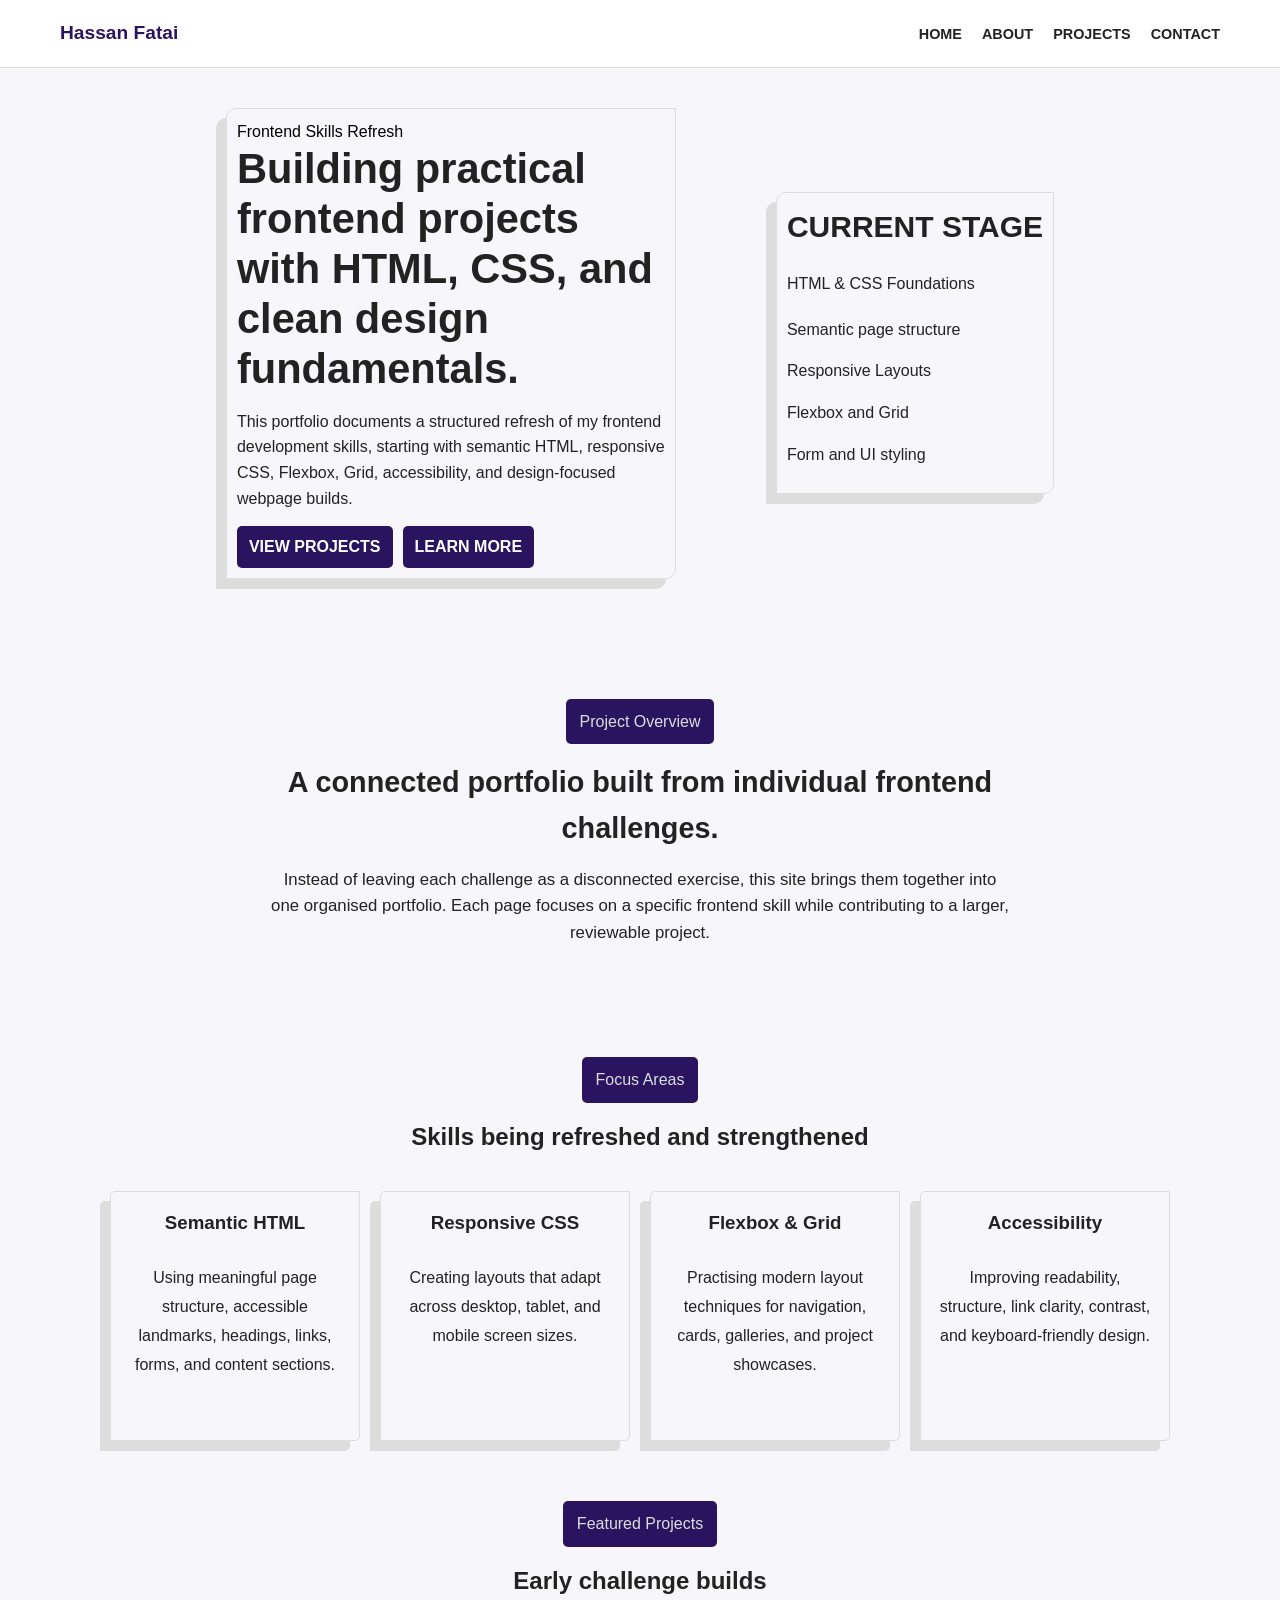
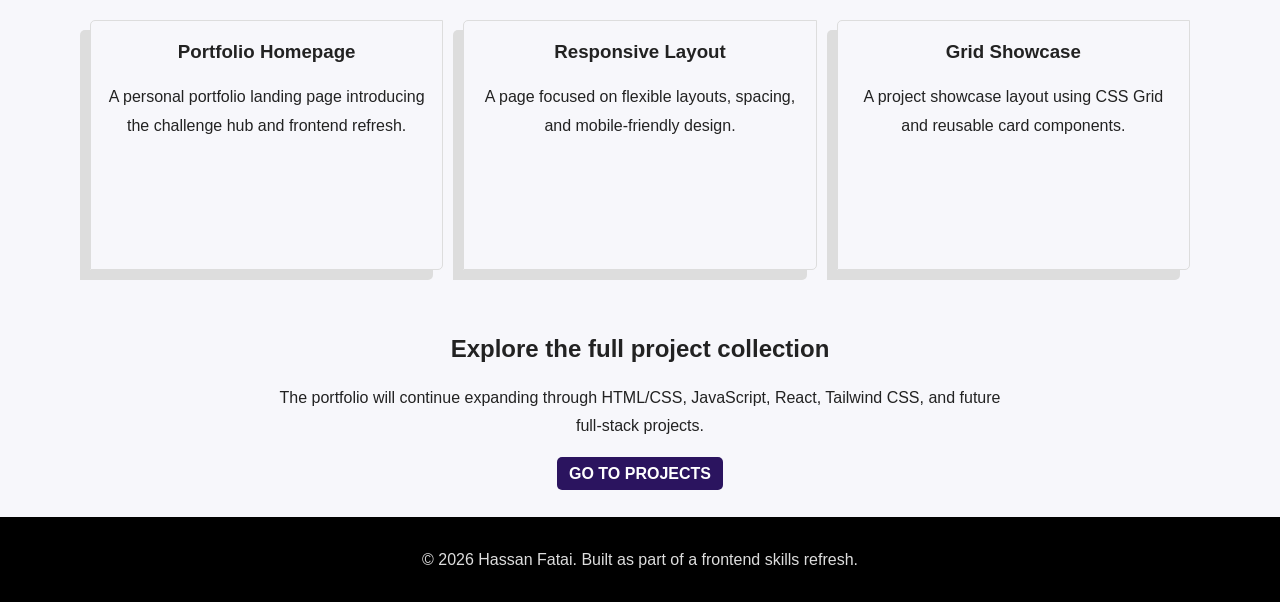
<file: index.html>
<!DOCTYPE html>
<html lang="en">
<head>
    <meta charset="UTF-8">
    <meta name="viewport" content="width=device-width, initial-scale=1.0">
    <title>PORTFOLIO | HOME</title>
    <link rel="stylesheet" href="style.css">
</head>
<body>
    <header class="site-header">
        <nav class="nav-bar">
            <a href="index.html" class="logo">Hassan Fatai</a>
            <ul class="page-links">
                <li><a href="index.html">HOME</a></li>
                <li><a href="about.html">ABOUT</a></li>
                <li><a href="projects.html">PROJECTS</a></li>
                <li><a href="contact.html">CONTACT</a></li>
            </ul>
        </nav>
    </header>
    <main>
        <section class="hero">
            <div class="hero-content">
                <p class="section-label">Frontend Skills Refresh</p>
                <h1>Building practical frontend projects with HTML, CSS, and clean design fundamentals.</h1>
                <p>This portfolio documents a structured refresh of my frontend development skills, starting with semantic HTML, responsive CSS, Flexbox, Grid, accessibility, and design-focused webpage builds.</p>
                <div class="hero-links">
                    <a href="projects.html">VIEW PROJECTS</a>
                    <a href="about.html">LEARN MORE</a>
                </div>
            </div>
            <div class="hero-summary">
                <h3>CURRENT STAGE</h3>
                <p>HTML & CSS Foundations</p>
                <ul>
                    <li>Semantic page structure</li>
                    <li>Responsive Layouts</li>
                    <li>Flexbox and Grid</li>
                    <li>Form and UI styling</li>
                </ul>
            </div>
        </section>
        <section class="intro-section">
            <p class="section-label">Project Overview</p>
            <h2>A connected portfolio built from individual frontend challenges.</h2>
            <p>Instead of leaving each challenge as a disconnected exercise, this site brings them together into one organised portfolio. Each page focuses on a specific frontend skill while contributing to a larger, reviewable project.</p>
        </section>
        <section class="focus-section">
            <p class="section-label">Focus Areas</p>
            <h2>Skills being refreshed and strengthened</h2>
            <div class="focus-grid">
                <article class="focus-card">
                    <h3>Semantic HTML</h3>
                    <p>Using meaningful page structure, accessible landmarks, headings, links, forms, and content sections.</p>
                </article>
                <article class="focus-card">
                    <h3>Responsive CSS</h3>
                    <p>Creating layouts that adapt across desktop, tablet, and mobile screen sizes.</p>
                </article>
                <article class="focus-card">
                    <h3>Flexbox & Grid</h3>
                    <p>Practising modern layout techniques for navigation, cards, galleries, and project showcases.</p>
                </article>
                <article class="focus-card">
                    <h3>Accessibility</h3>
                    <p>Improving readability, structure, link clarity, contrast, and keyboard-friendly design.</p>
                </article>
            </div>
        </section>
        <section class="featured-projects">
            <p class="section-label">Featured Projects</p>
            <h2>Early challenge builds</h2>
            <div class="project-preview-grid">
                <article class="project-preview-card">
                    <h3>Portfolio Homepage</h3>
                    <p>A personal portfolio landing page introducing the challenge hub and frontend refresh.</p>
                </article>
                <article class="project-preview-card">
                    <h3>Responsive Layout</h3>
                    <p>A page focused on flexible layouts, spacing, and mobile-friendly design.</p>
                </article>
                <article class="project-preview-card">
                    <h3>Grid Showcase</h3>
                    <p>A project showcase layout using CSS Grid and reusable card components.</p>
                </article>
            </div>
        </section>
        <section class="cta-section">
            <h2>Explore the full project collection</h2>
            <p>The portfolio will continue expanding through HTML/CSS, JavaScript, React, Tailwind CSS, and future full-stack projects.</p>
            <a href="projects.html">GO TO PROJECTS</a>
        </section>
    </main>
    <footer class="site-footer">
        <p>&copy; 2026 Hassan Fatai. Built as part of a frontend skills refresh.</p>
    </footer>
</body>
</html>
</file>
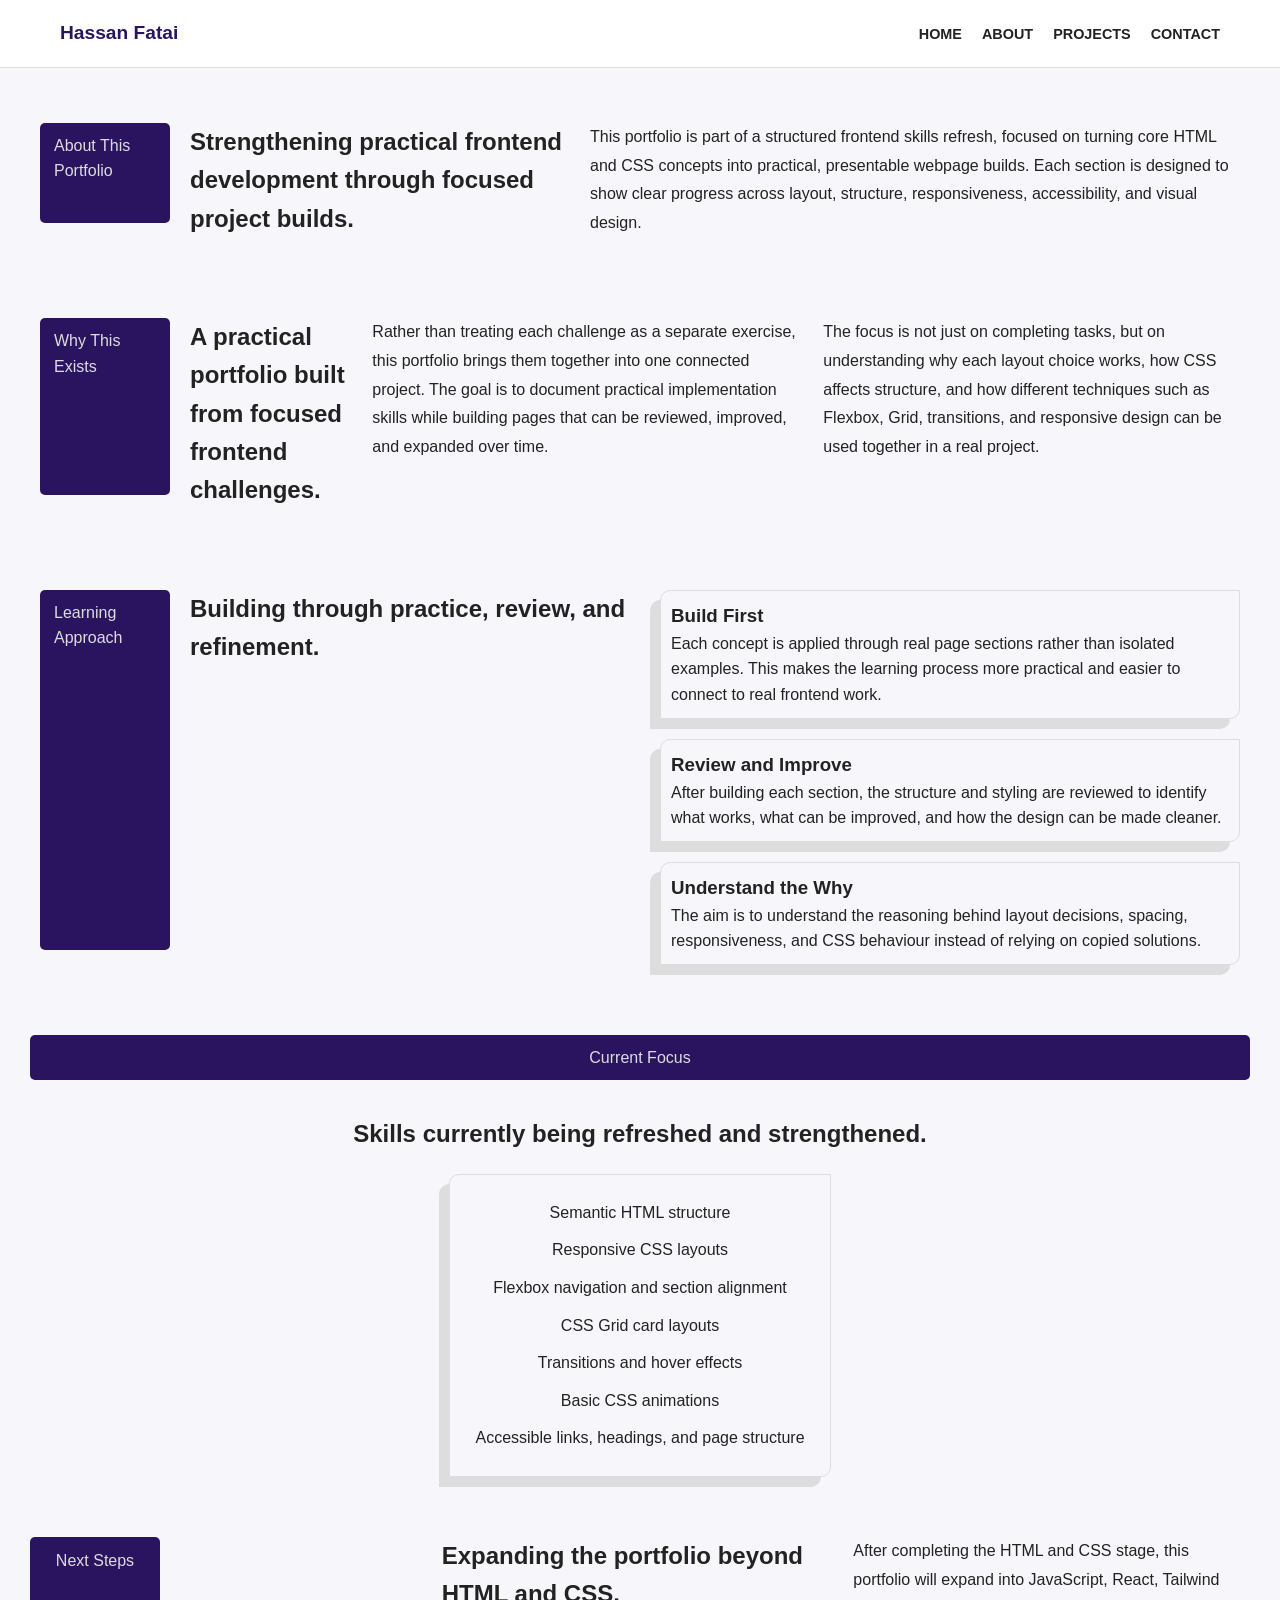
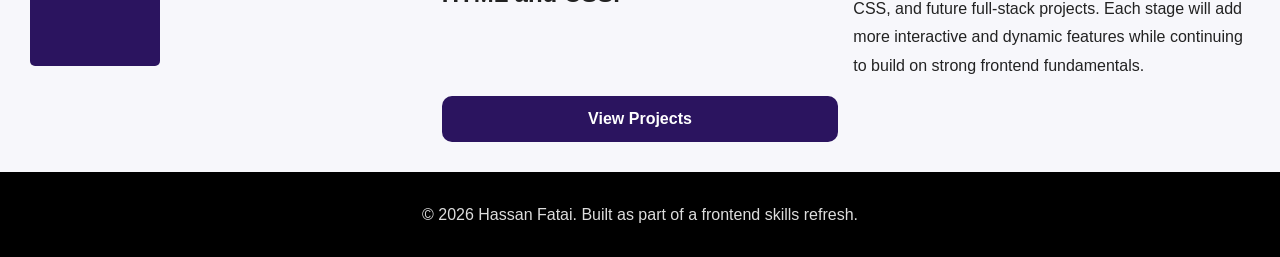
<file: about.html>
<!DOCTYPE html>
<html lang="en">
<head>
    <meta charset="UTF-8">
    <meta name="viewport" content="width=device-width, initial-scale=1.0">
    <title>PORTFOLIO | ABOUT</title>
    <link rel="stylesheet" href="style.css">
</head>
<body>
    <header class="site-header">
        <nav class="nav-bar">
            <a href="index.html" class="logo">Hassan Fatai</a>
            <ul class="page-links">
                <li><a href="index.html">HOME</a></li>
                <li><a href="about.html">ABOUT</a></li>
                <li><a href="projects.html">PROJECTS</a></li>
                <li><a href="contact.html">CONTACT</a></li>
            </ul>
        </nav>
    </header>
    <main>
        <section class="about-hero">
            <p class="section-label">About This Portfolio</p>
            <h1>Strengthening practical frontend development through focused project builds.</h1>
            <p>
                This portfolio is part of a structured frontend skills refresh, focused on turning core HTML and CSS concepts into practical, presentable webpage builds. Each section is designed to show clear progress across layout, structure, responsiveness, accessibility, and visual design.
            </p>
        </section>

        <section class="about-intro">
            <p class="section-label">Why This Exists</p>
            <h2>A practical portfolio built from focused frontend challenges.</h2>
            <p>
                Rather than treating each challenge as a separate exercise, this portfolio brings them together into one connected project. The goal is to document practical implementation skills while building pages that can be reviewed, improved, and expanded over time.
            </p>
            <p>
                The focus is not just on completing tasks, but on understanding why each layout choice works, how CSS affects structure, and how different techniques such as Flexbox, Grid, transitions, and responsive design can be used together in a real project.
            </p>
        </section>

        <section class="learning-approach">
            <p class="section-label">Learning Approach</p>
            <h2>Building through practice, review, and refinement.</h2>

            <div class="approach-grid">
                <article class="approach-card">
                    <h3>Build First</h3>
                    <p>
                        Each concept is applied through real page sections rather than isolated examples. This makes the learning process more practical and easier to connect to real frontend work.
                    </p>
                </article>

                <article class="approach-card">
                    <h3>Review and Improve</h3>
                    <p>
                        After building each section, the structure and styling are reviewed to identify what works, what can be improved, and how the design can be made cleaner.
                    </p>
                </article>

                <article class="approach-card">
                    <h3>Understand the Why</h3>
                    <p>
                        The aim is to understand the reasoning behind layout decisions, spacing, responsiveness, and CSS behaviour instead of relying on copied solutions.
                    </p>
                </article>
            </div>
        </section>

        <section class="current-focus">
            <p class="section-label">Current Focus</p>
            <h2>Skills currently being refreshed and strengthened.</h2>

            <ul>
                <li>Semantic HTML structure</li>
                <li>Responsive CSS layouts</li>
                <li>Flexbox navigation and section alignment</li>
                <li>CSS Grid card layouts</li>
                <li>Transitions and hover effects</li>
                <li>Basic CSS animations</li>
                <li>Accessible links, headings, and page structure</li>
            </ul>
        </section>

        <section class="next-steps">
            <p class="section-label">Next Steps</p>
            <h2>Expanding the portfolio beyond HTML and CSS.</h2>
            <p>
                After completing the HTML and CSS stage, this portfolio will expand into JavaScript, React, Tailwind CSS, and future full-stack projects. Each stage will add more interactive and dynamic features while continuing to build on strong frontend fundamentals.
            </p>
            <a href="projects.html">View Projects</a>
        </section>
    </main>
    <footer class="site-footer">
        <p>&copy; 2026 Hassan Fatai. Built as part of a frontend skills refresh.</p>
    </footer>
</body>
</html>
</file>
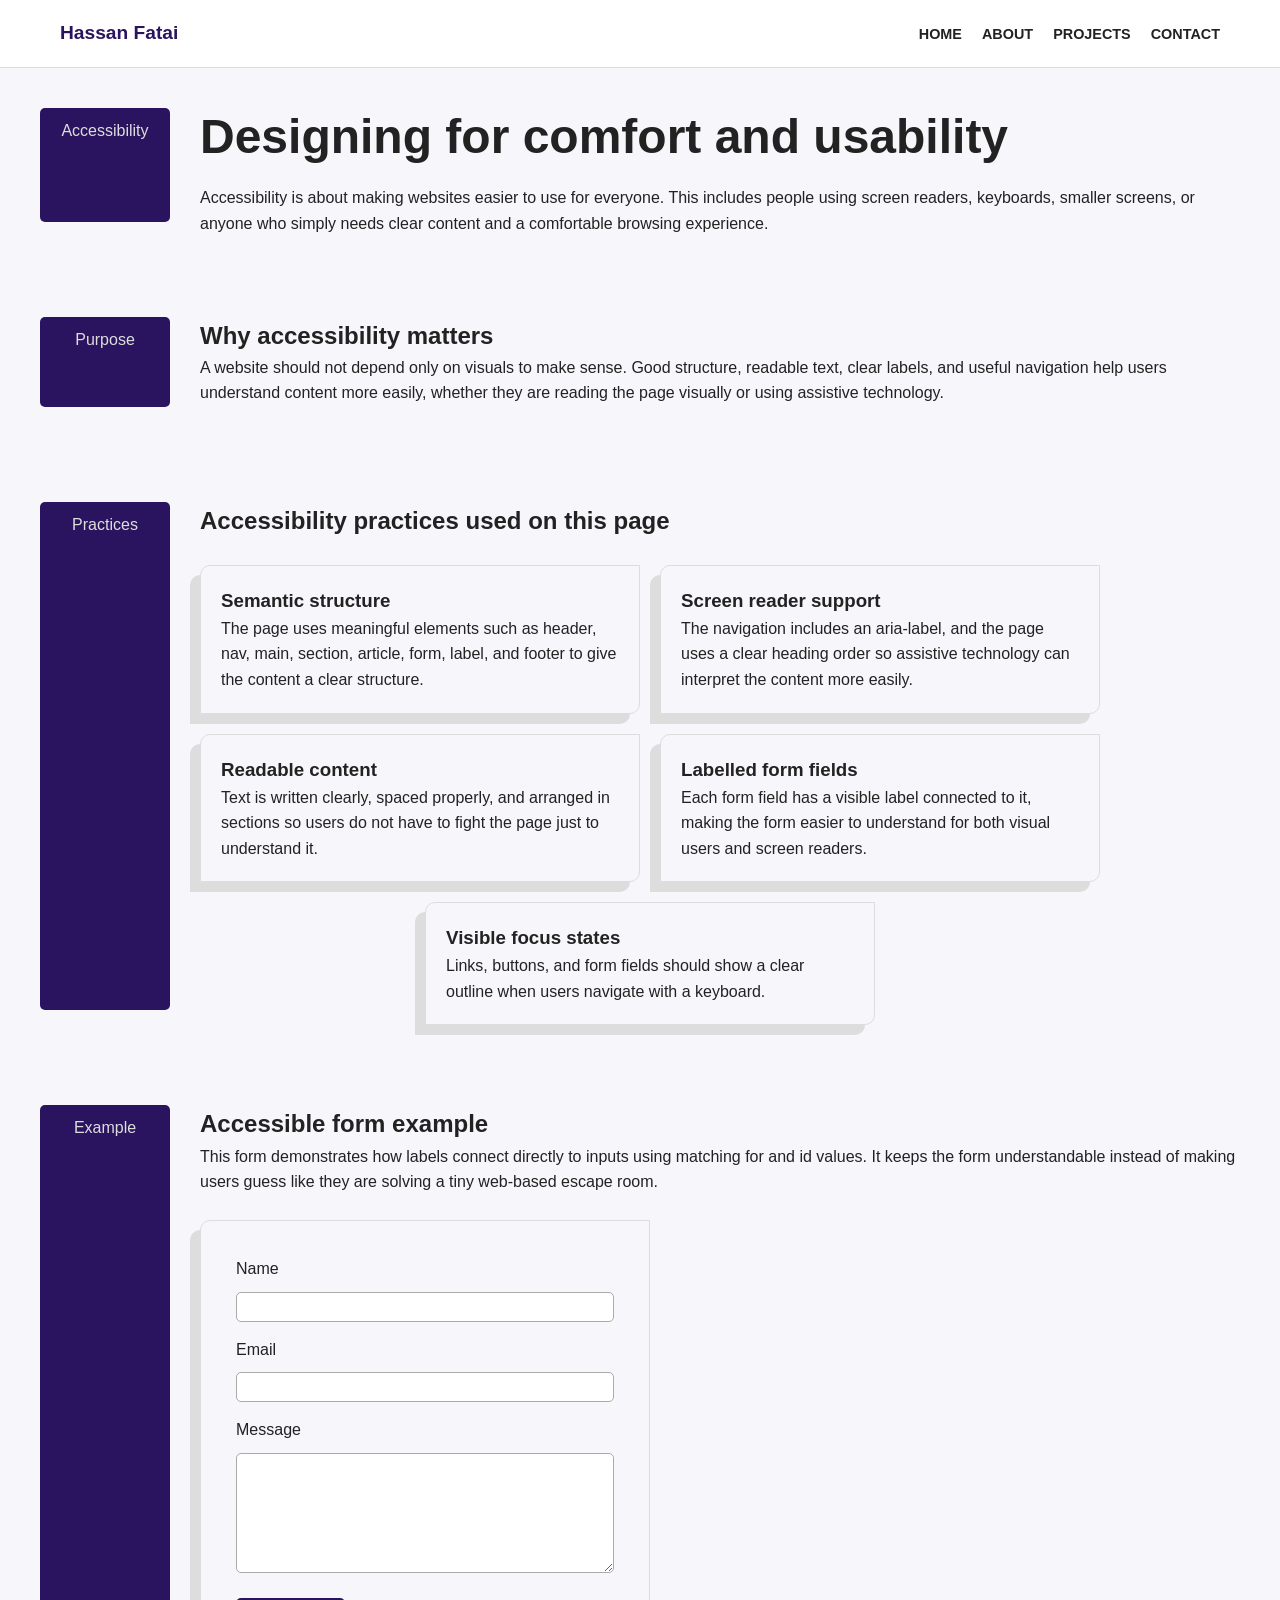
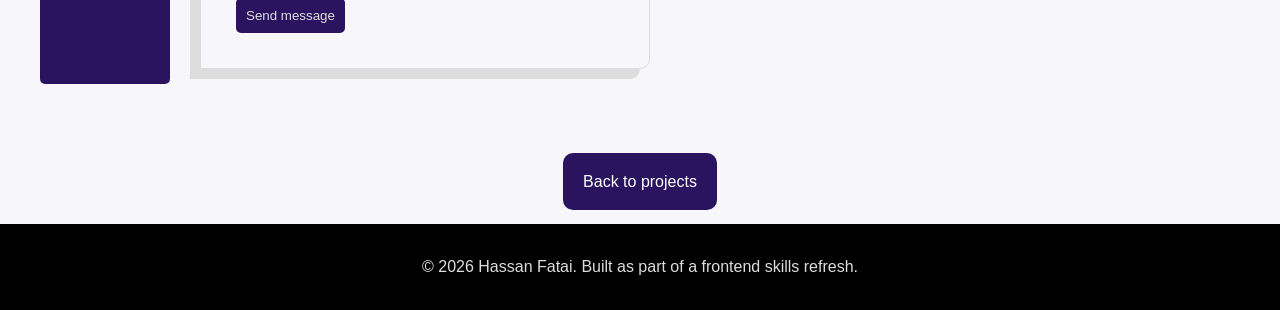
<file: accessibility.html>
<!DOCTYPE html>
<html lang="en">
<head>
    <meta charset="UTF-8">
    <meta name="viewport" content="width=device-width, initial-scale=1.0">
    <title>PORTFOLIO | ACCESSIBILITY</title>
    <link rel="stylesheet" href="style.css">
</head>
<body>
    <header class="site-header">
        <nav class="nav-bar" aria-label="Main navigation">
            <a href="index.html" class="logo">Hassan Fatai</a>

            <ul class="page-links">
                <li><a href="index.html">HOME</a></li>
                <li><a href="about.html">ABOUT</a></li>
                <li><a href="projects.html">PROJECTS</a></li>
                <li><a href="contact.html">CONTACT</a></li>
            </ul>
        </nav>
    </header>

    <main>
        <section class="accessibility-hero">
            <p class="section-label">Accessibility</p>

            <div>
                <h1>Designing for comfort and usability</h1>
                <p>
                    Accessibility is about making websites easier to use for everyone.
                    This includes people using screen readers, keyboards, smaller screens,
                    or anyone who simply needs clear content and a comfortable browsing experience.
                </p>
            </div>
        </section>

        <section class="accessibility-intro">
            <p class="section-label">Purpose</p>

            <div>
                <h2>Why accessibility matters</h2>
                <p>
                    A website should not depend only on visuals to make sense. Good structure,
                    readable text, clear labels, and useful navigation help users understand
                    content more easily, whether they are reading the page visually or using
                    assistive technology.
                </p>
            </div>
        </section>

        <section class="accessibility-practices">
            <p class="section-label">Practices</p>

            <div>
                <h2>Accessibility practices used on this page</h2>

                <div class="accessibility-grid">
                    <article class="accessibility-card">
                        <h3>Semantic structure</h3>
                        <p>
                            The page uses meaningful elements such as header, nav, main,
                            section, article, form, label, and footer to give the content
                            a clear structure.
                        </p>
                    </article>

                    <article class="accessibility-card">
                        <h3>Screen reader support</h3>
                        <p>
                            The navigation includes an aria-label, and the page uses a clear
                            heading order so assistive technology can interpret the content
                            more easily.
                        </p>
                    </article>

                    <article class="accessibility-card">
                        <h3>Readable content</h3>
                        <p>
                            Text is written clearly, spaced properly, and arranged in sections
                            so users do not have to fight the page just to understand it.
                        </p>
                    </article>

                    <article class="accessibility-card">
                        <h3>Labelled form fields</h3>
                        <p>
                            Each form field has a visible label connected to it, making the
                            form easier to understand for both visual users and screen readers.
                        </p>
                    </article>

                    <article class="accessibility-card">
                        <h3>Visible focus states</h3>
                        <p>
                            Links, buttons, and form fields should show a clear outline when users navigate with a keyboard.
                        </p>
                    </article>
                </div>
            </div>
        </section>

        <section class="accessibility-form-section">
            <p class="section-label">Example</p>

            <div>
                <h2>Accessible form example</h2>
                <p>
                    This form demonstrates how labels connect directly to inputs using matching
                    for and id values. It keeps the form understandable instead of making users
                    guess like they are solving a tiny web-based escape room.
                </p>

                <form class="contact-form">
                    <div class="form-group">
                        <label for="access-name">Name</label>
                        <input type="text" id="access-name" name="name">
                    </div>

                    <div class="form-group">
                        <label for="access-email">Email</label>
                        <input type="email" id="access-email" name="email">
                    </div>

                    <div class="form-group">
                        <label for="access-message">Message</label>
                        <textarea id="access-message" name="message"></textarea>
                    </div>

                    <button type="submit">Send message</button>
                </form>
            </div>
        </section>
        <p class="back-to-projects"><a href="projects.html" class="projects-Btn">Back to projects</a></p>
    </main>

    <footer class="site-footer">
        <p>&copy; 2026 Hassan Fatai. Built as part of a frontend skills refresh.</p>
    </footer>
</body>
</html>
</file>
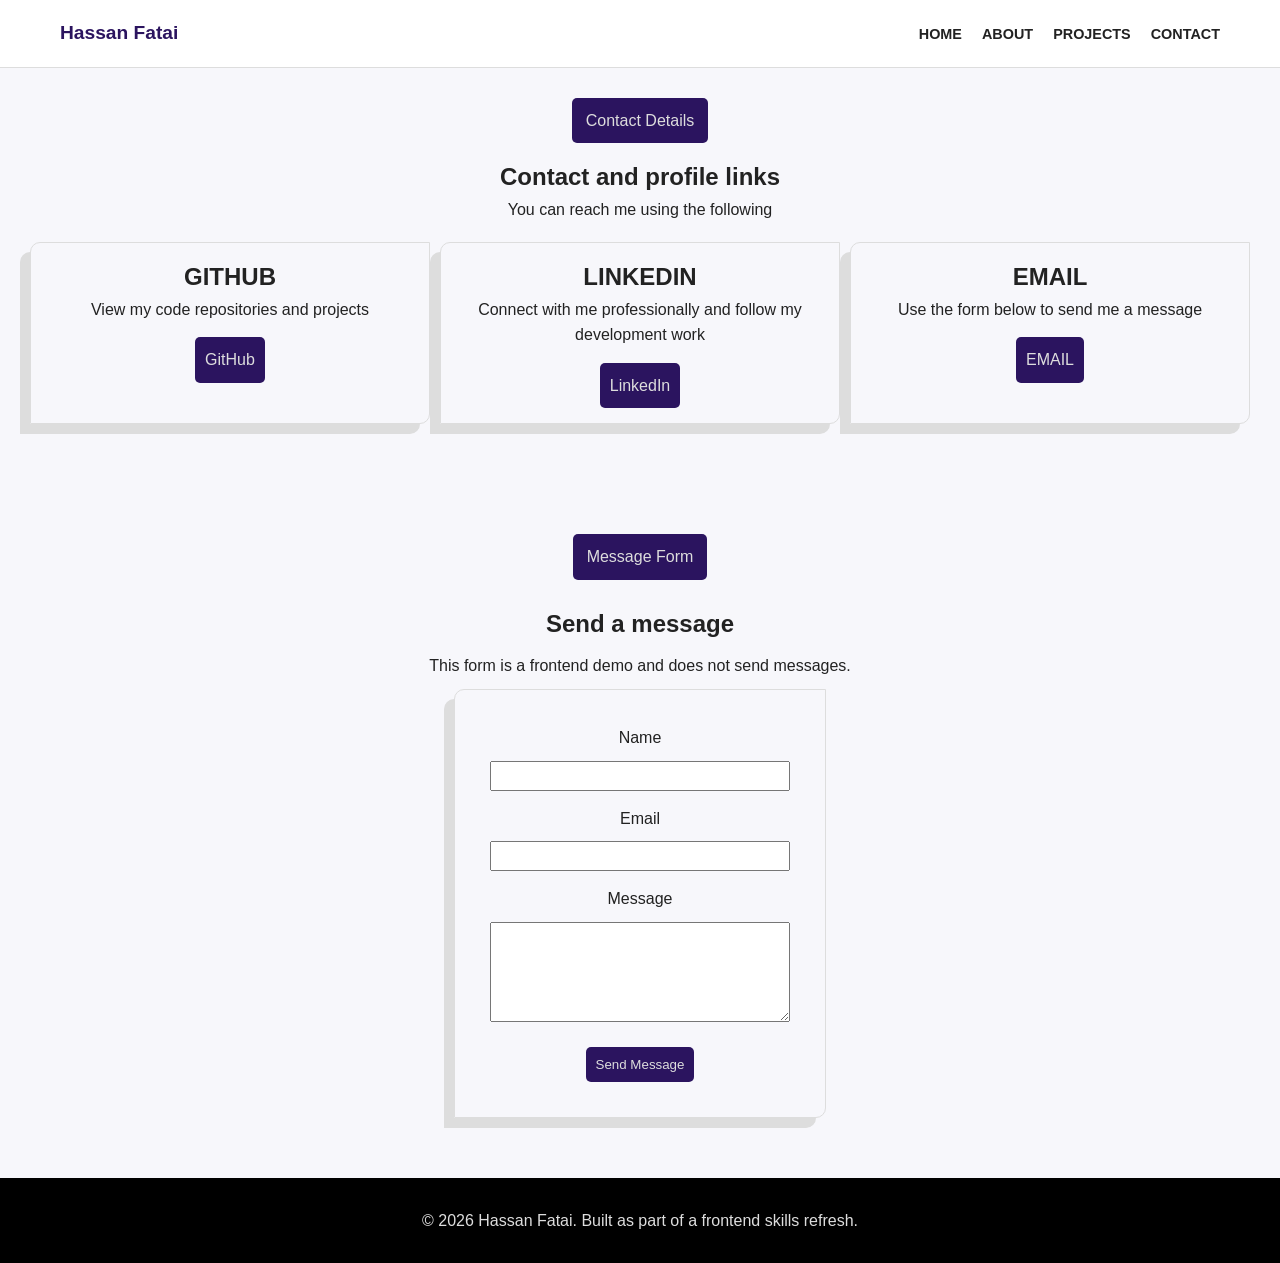
<file: contact.html>
<!DOCTYPE html>
<html lang="en">
<head>
    <meta charset="UTF-8">
    <meta name="viewport" content="width=device-width, initial-scale=1.0">
    <title>PORTFOLIO | CONTACT</title>
    <link rel="stylesheet" href="style.css">
</head>
<body>
    <header class="site-header">
        <nav class="nav-bar">
            <a href="index.html" class="logo">Hassan Fatai</a>
            <ul class="page-links">
                <li><a href="index.html">HOME</a></li>
                <li><a href="about.html">ABOUT</a></li>
                <li><a href="projects.html">PROJECTS</a></li>
                <li><a href="contact.html">CONTACT</a></li>
            </ul>
        </nav>
    </header>
    <main>
        <section class="contact-info">
            <p class="section-label">Contact Details</p>
            <h1>Contact and profile links</h1>
            <p>You can reach me using the following</p>
            <div class="contact-links">
                <article class="contact-card">
                    <h2>GITHUB</h2>
                    <p>View my code repositories and projects</p>
                    <a href="https://github.com/hassanfataii" target="_blank" rel="noopener noreferrer">GitHub</a>
                </article>
                <article class="contact-card">
                    <h2>LINKEDIN</h2>
                    <p>Connect with me professionally and follow my development work</p>
                    <a href="https://www.linkedin.com/in/hassan-fatai-2244a6271/" target="_blank" rel="noopener noreferrer">LinkedIn</a>
                </article>
                <article class="contact-card">
                    <h2>EMAIL</h2>
                    <p>Use the form below to send me a message</p>
                    <a href="#contact-form">EMAIL</a>
                </article>
            </div>
        </section>
        <section class="contact-form-section" id="contact-form">
            <p class="section-label">Message Form</p>
            <h2>Send a message</h2>
            <p>This form is a frontend demo and does not send messages.</p>
            <form class="contact-form">
                <div class="form-group">
                    <label for="name">Name</label>
                    <input type="text" id="name" name="name">
                </div>

                <div class="form-group">
                    <label for="email">Email</label>
                    <input type="email" id="email" name="email">
                </div>

                <div class="form-group">
                    <label for="message">Message</label>
                    <textarea id="message" name="message"></textarea>
                </div>

                <button type="submit">Send Message</button>
            </form>
        </section>
    </main>
    <footer class="site-footer">
        <p>&copy; 2026 Hassan Fatai. Built as part of a frontend skills refresh.</p>
    </footer>
</body>
</html>
</file>
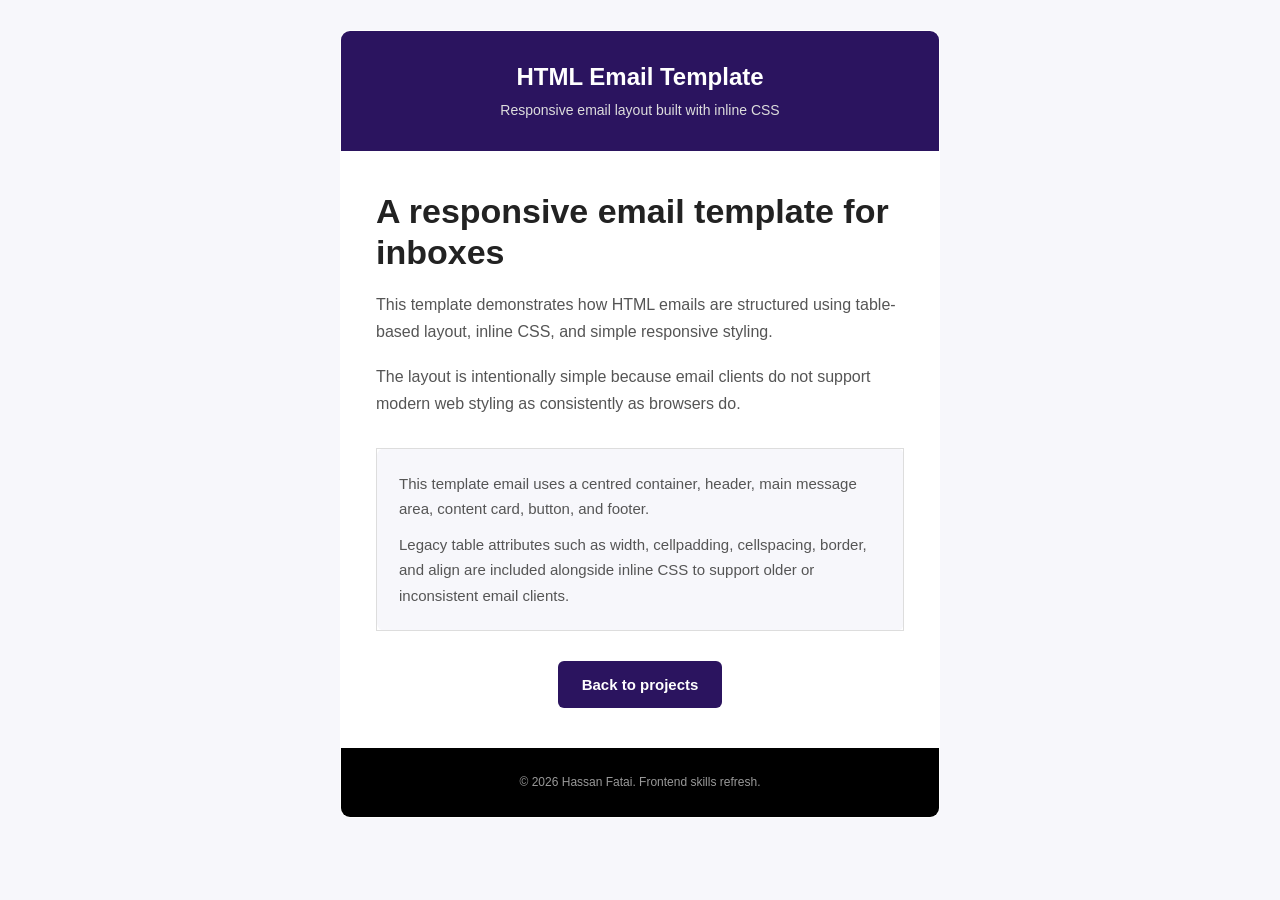
<file: email-template.html>
<!DOCTYPE html>
<html lang="en">
<head>
    <meta charset="UTF-8">
    <meta name="viewport" content="width=device-width, initial-scale=1.0">
    <title>PORTFOLIO | EMAIL TEMPLATE</title>

    <style>
        @media only screen and (max-width: 600px){
            .email-container{
                width: 100% !important;
            }

            .email-padding{
                padding: 25px 20px !important;
            }

            .email-heading{
                font-size: 28px !important;
                line-height: 1.25 !important;
            }

            .email-button{
                display: block !important;
                width: 100% !important;
                box-sizing: border-box !important;
            }
        }
    </style>
</head>

<body style="margin: 0; padding: 0; background-color: #f7f7fb; font-family: Arial, Helvetica, sans-serif; color: #222222;">
    <table role="presentation" width="100%" cellpadding="0" cellspacing="0" border="0" style="width: 100%; border-collapse: collapse; background-color: #f7f7fb;">
        <tr>
            <td align="center" style="text-align: center; padding: 30px 15px;">

                <table role="presentation" class="email-container" width="600" cellpadding="0" cellspacing="0" border="0" style="width: 600px; max-width: 600px; border-collapse: collapse; background-color: #ffffff; border: 1px solid #dddddd; border-radius: 10px; overflow: hidden; margin: 0 auto;">

                    <tr>
                        <td style="background-color: #2b145f; padding: 30px 25px;">
                            <h1 style="margin: 0; color: #ffffff; font-size: 24px; line-height: 1.3;">
                                HTML Email Template
                            </h1>

                            <p style="margin: 8px 0 0; color: #dddddd; font-size: 14px; line-height: 1.5;">
                                Responsive email layout built with inline CSS
                            </p>
                        </td>
                    </tr>

                    <tr>
                        <td align="left" class="email-padding" style="padding: 40px 35px 20px; text-align: left;">

                            <h2 class="email-heading" style="margin: 0 0 18px; color: #222222; font-size: 34px; line-height: 1.2;">
                                A responsive email template for inboxes
                            </h2>

                            <p style="margin: 0 0 18px; color: #555555; font-size: 16px; line-height: 1.7;">
                                This template demonstrates how HTML emails are structured using table-based layout, inline CSS, and simple responsive styling.
                            </p>

                            <p style="margin: 0; color: #555555; font-size: 16px; line-height: 1.7;">
                                The layout is intentionally simple because email clients do not support modern web styling as consistently as browsers do.
                            </p>
                        </td>
                    </tr>

                    <tr>
                        <td align="left" class="email-padding" style="padding: 10px 35px 25px; text-align: left;">
                            <table role="presentation" width="100%" cellpadding="0" cellspacing="0" border="0" style="width: 100%; border-collapse: collapse;">
                                <tr>
                                    <td style="background-color: #f7f7fb; border: 1px solid #dddddd; border-radius: 8px; padding: 22px;">

                                        <p style="margin: 0 0 10px; color: #555555; font-size: 15px; line-height: 1.7;">
                                            This template email uses a centred container, header, main message area, content card, button, and footer.
                                        </p>

                                        <p style="margin: 0; color: #555555; font-size: 15px; line-height: 1.7;">
                                            Legacy table attributes such as width, cellpadding, cellspacing, border, and align are included alongside inline CSS to support older or inconsistent email clients.
                                        </p>
                                    </td>
                                </tr>
                            </table>
                        </td>
                    </tr>

                    <tr>
                        <td style="padding: 5px 35px 40px;">
                            <a href="projects.html" class="email-button" style="display: inline-block; background-color: #2b145f; color: #ffffff; text-decoration: none; padding: 13px 24px; border-radius: 6px; font-size: 15px; line-height: 1.4; font-weight: bold;">
                                Back to projects
                            </a>
                        </td>
                    </tr>

                    <tr>
                        <td style="background-color: #000000; padding: 25px 30px;">

                            <p style="margin: 0; color: #999999; font-size: 12px; line-height: 1.6;">
                                &copy; 2026 Hassan Fatai. Frontend skills refresh.
                            </p>
                        </td>
                    </tr>

                </table>

            </td>
        </tr>
    </table>
</body>
</html>
</file>
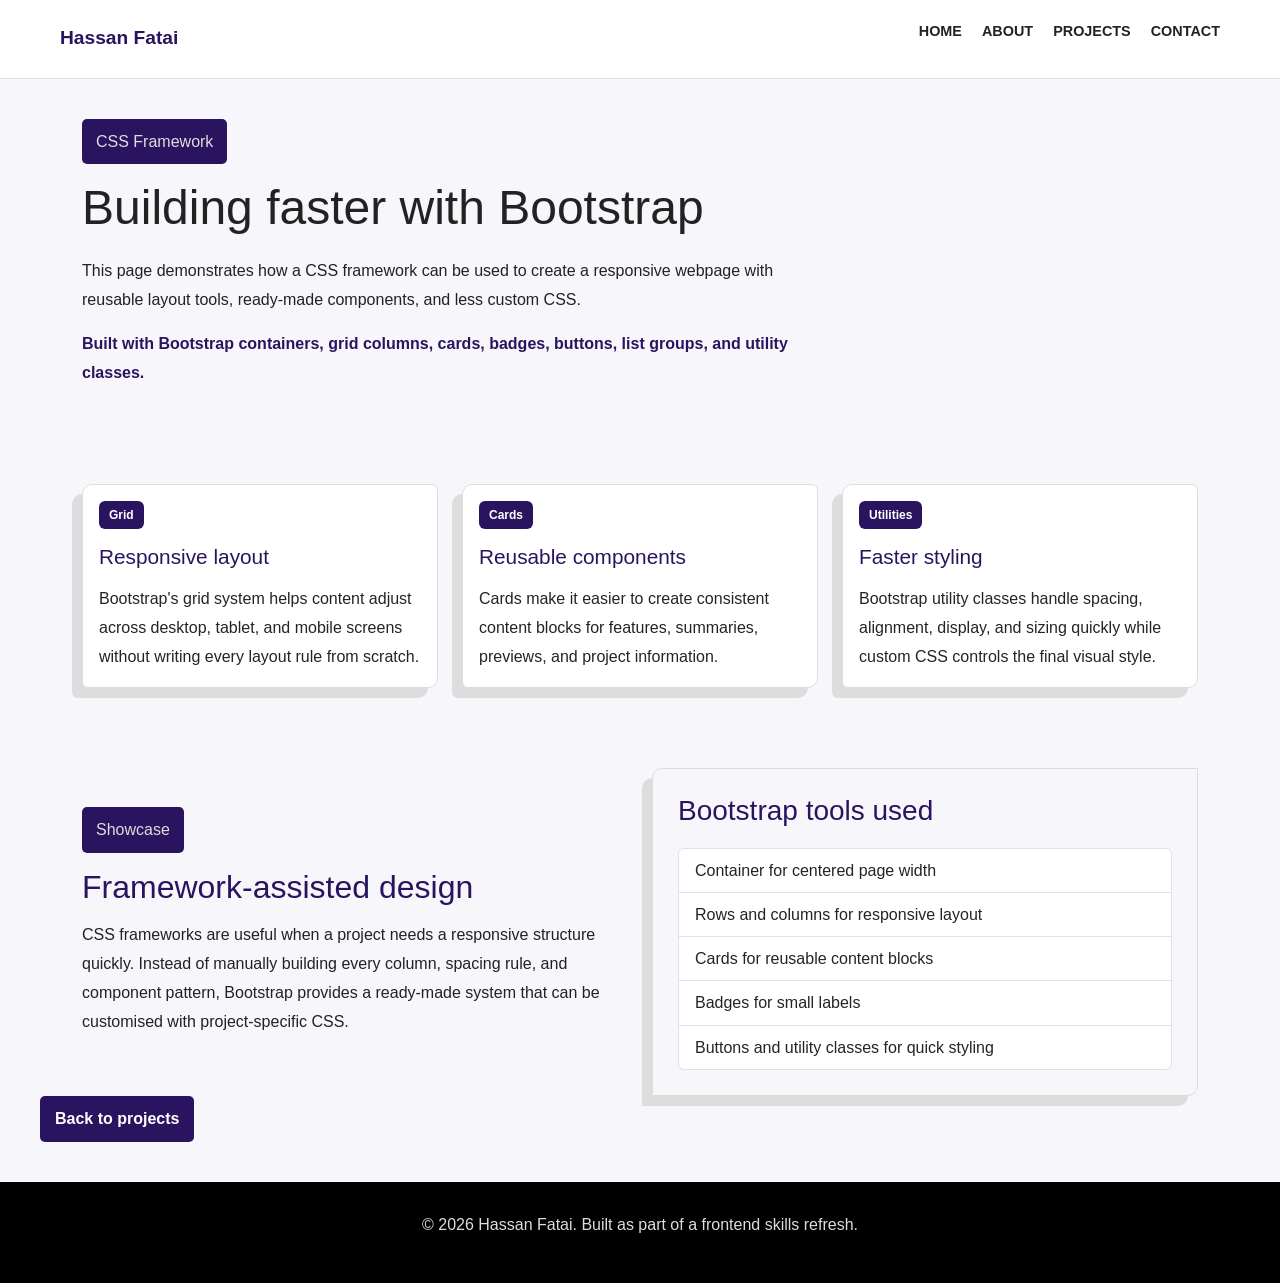
<file: framework.html>
<!DOCTYPE html>
<html lang="en">
<head>
    <meta charset="UTF-8">
    <meta name="viewport" content="width=device-width, initial-scale=1.0">
    <title>PORTFOLIO | CSS FRAMEWORK</title>
    <link href="https://cdn.jsdelivr.net/npm/bootstrap@5.3.8/dist/css/bootstrap.min.css" rel="stylesheet" integrity="sha384-sRIl4kxILFvY47J16cr9ZwB07vP4J8+LH7qKQnuqkuIAvNWLzeN8tE5YBujZqJLB" crossorigin="anonymous">
    <link rel="stylesheet" href="style.css">
</head>
<body>
    <header class="site-header">
        <nav class="nav-bar">
            <a href="index.html" class="logo">Hassan Fatai</a>
            <ul class="page-links">
                <li><a href="index.html">HOME</a></li>
                <li><a href="about.html">ABOUT</a></li>
                <li><a href="projects.html">PROJECTS</a></li>
                <li><a href="contact.html">CONTACT</a></li>
            </ul>
        </nav>
    </header>

    <main>
        <section class="framework-hero">
            <div class="container">
                <p class="section-label">CSS Framework</p>

                <h1>Building faster with Bootstrap</h1>

                <p>
                    This page demonstrates how a CSS framework can be used to create a responsive
                    webpage with reusable layout tools, ready-made components, and less custom CSS.
                </p>

                <p class="framework-note">
                    Built with Bootstrap containers, grid columns, cards, badges, buttons, list groups, and utility classes.
                </p>
            </div>
        </section>

        <section class="framework-features">
            <div class="container">
                <div class="row g-4">
                    <div class="col-md-4">
                        <article class="card framework-card h-100">
                            <div class="card-body">
                                <span class="badge framework-badge mb-3">Grid</span>
                                <h2 class="card-title">Responsive layout</h2>
                                <p class="card-text">
                                    Bootstrap's grid system helps content adjust across desktop,
                                    tablet, and mobile screens without writing every layout rule from scratch.
                                </p>
                            </div>
                        </article>
                    </div>

                    <div class="col-md-4">
                        <article class="card framework-card h-100">
                            <div class="card-body">
                                <span class="badge framework-badge mb-3">Cards</span>
                                <h2 class="card-title">Reusable components</h2>
                                <p class="card-text">
                                    Cards make it easier to create consistent content blocks for features,
                                    summaries, previews, and project information.
                                </p>
                            </div>
                        </article>
                    </div>

                    <div class="col-md-4">
                        <article class="card framework-card h-100">
                            <div class="card-body">
                                <span class="badge framework-badge mb-3">Utilities</span>
                                <h2 class="card-title">Faster styling</h2>
                                <p class="card-text">
                                    Bootstrap utility classes handle spacing, alignment, display, and sizing
                                    quickly while custom CSS controls the final visual style.
                                </p>
                            </div>
                        </article>
                    </div>
                </div>
            </div>
        </section>

        <section class="framework-showcase">
            <div class="container">
                <div class="row g-4 align-items-center">
                    <div class="col-lg-6">
                        <p class="section-label">Showcase</p>

                        <h2>Framework-assisted design</h2>

                        <p>
                            CSS frameworks are useful when a project needs a responsive structure quickly.
                            Instead of manually building every column, spacing rule, and component pattern,
                            Bootstrap provides a ready-made system that can be customised with project-specific CSS.
                        </p>
                    </div>

                    <div class="col-lg-6">
                        <div class="framework-panel">
                            <h3>Bootstrap tools used</h3>

                            <ul class="list-group framework-list">
                                <li class="list-group-item">Container for centered page width</li>
                                <li class="list-group-item">Rows and columns for responsive layout</li>
                                <li class="list-group-item">Cards for reusable content blocks</li>
                                <li class="list-group-item">Badges for small labels</li>
                                <li class="list-group-item">Buttons and utility classes for quick styling</li>
                            </ul>
                        </div>
                    </div>
                </div>
            </div>
            <a href="projects.html" class="btn framework-btn">Back to projects</a>
        </section>
    </main>

    <footer class="site-footer">
        <p>&copy; 2026 Hassan Fatai. Built as part of a frontend skills refresh.</p>
    </footer>
</body>
</html>
</file>
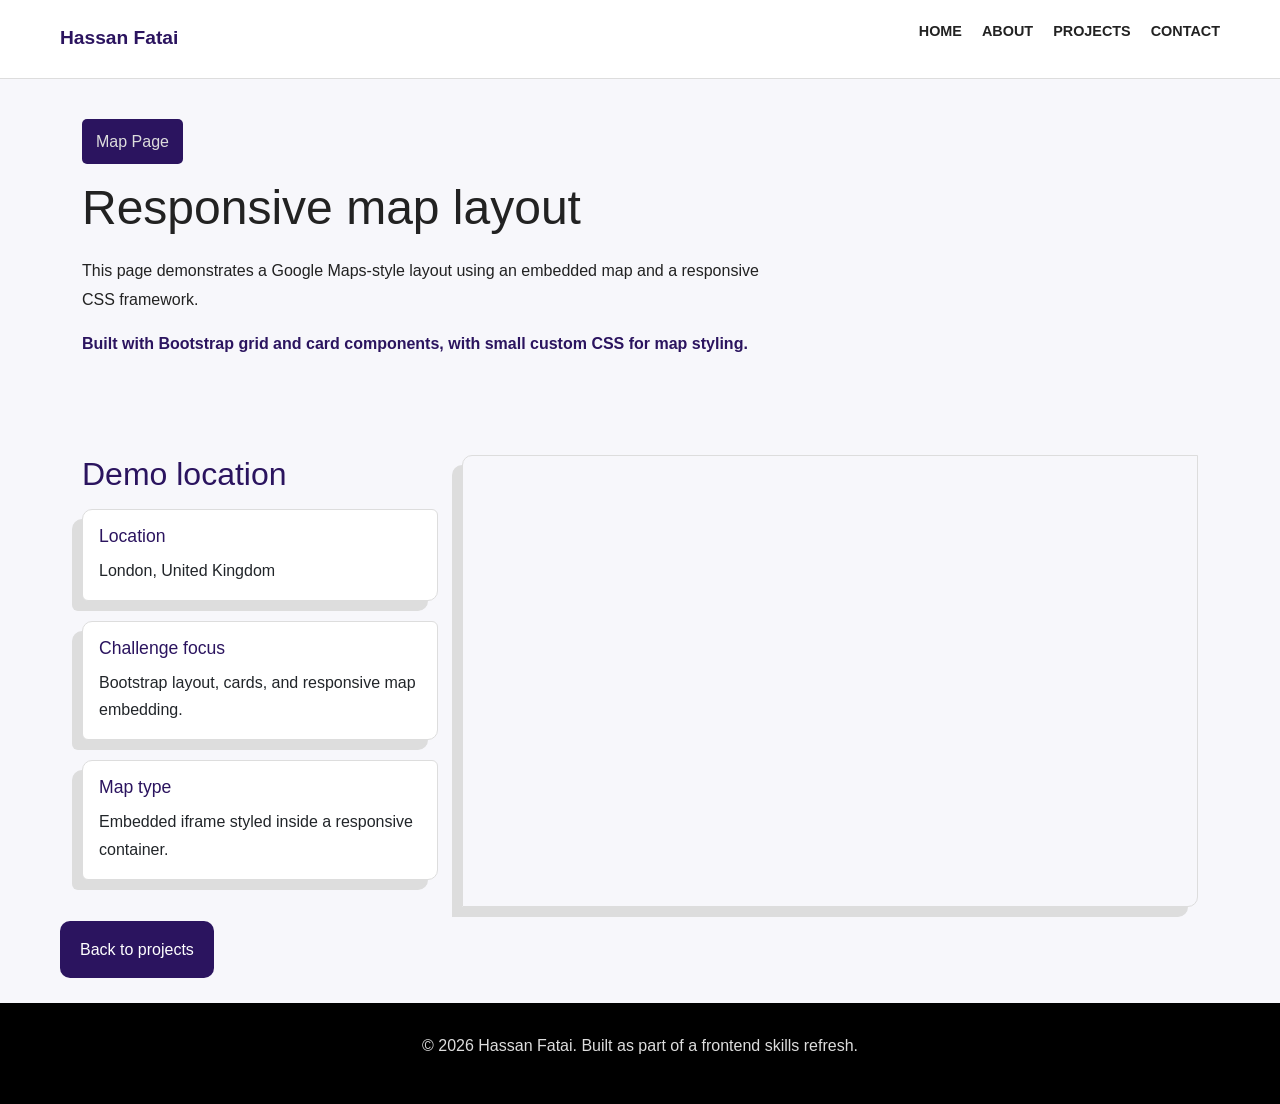
<file: map.html>
<!DOCTYPE html>
<html lang="en">
<head>
    <meta charset="UTF-8">
    <meta name="viewport" content="width=device-width, initial-scale=1.0">
    <title>PORTFOLIO | MAP PAGE</title>
    <link href="https://cdn.jsdelivr.net/npm/bootstrap@5.3.8/dist/css/bootstrap.min.css" rel="stylesheet" integrity="sha384-sRIl4kxILFvY47J16cr9ZwB07vP4J8+LH7qKQnuqkuIAvNWLzeN8tE5YBujZqJLB" crossorigin="anonymous">
    <link rel="stylesheet" href="style.css">
</head>
<body>
    <header class="site-header">
        <nav class="nav-bar">
            <a href="index.html" class="logo">Hassan Fatai</a>
            <ul class="page-links">
                <li><a href="index.html">HOME</a></li>
                <li><a href="about.html">ABOUT</a></li>
                <li><a href="projects.html">PROJECTS</a></li>
                <li><a href="contact.html">CONTACT</a></li>
            </ul>
        </nav>
    </header>
    <main>
        <section class="map-hero">
            <div class="container">
                <p class="section-label">Map Page</p>

                <h1>Responsive map layout</h1>

                <p>
                    This page demonstrates a Google Maps-style layout using an embedded map
                    and a responsive CSS framework.
                </p>

                <p class="map-framework-note">
                    Built with Bootstrap grid and card components, with small custom CSS for map styling.
                </p>
            </div>
        </section>

        <section class="map-content">
            <div class="container">
                <div class="row g-4 align-items-start">
                    <div class="col-lg-4 map-info">
                        <h2>Demo location</h2>
                        <div class="location-card-list">
                            <article class="card location-card">
                                <div class="card-body">
                                    <h3 class="card-title">Location</h3>
                                    <p class="card-text">London, United Kingdom</p>
                                </div>
                            </article>

                            <article class="card location-card">
                                <div class="card-body">
                                    <h3 class="card-title">Challenge focus</h3>
                                    <p class="card-text">Bootstrap layout, cards, and responsive map embedding.</p>
                                </div>
                            </article>

                            <article class="card location-card">
                                <div class="card-body">
                                    <h3 class="card-title">Map type</h3>
                                    <p class="card-text">Embedded iframe styled inside a responsive container.</p>
                                </div>
                            </article>
                        </div>
                    </div>

                    <div class="col-lg-8 map-display">
                        <div class="map-wrapper">
                            <iframe
                                title="Map showing London, United Kingdom"
                                src="https://www.google.com/maps?q=London,%20United%20Kingdom&output=embed"
                                loading="lazy"
                                referrerpolicy="no-referrer">
                                Your browser does not support embedded maps. Please search for London, United Kingdom on Google Maps.
                            </iframe>
                        </div>
                    </div>
                </div>
            </div>
            <a href="projects.html" class="projects-Btn map-page">Back to projects</a>
        </section>
    </main>
    <footer class="site-footer">
        <p>&copy; 2026 Hassan Fatai. Built as part of a frontend skills refresh.</p>
    </footer>
</body>
</html>
</file>
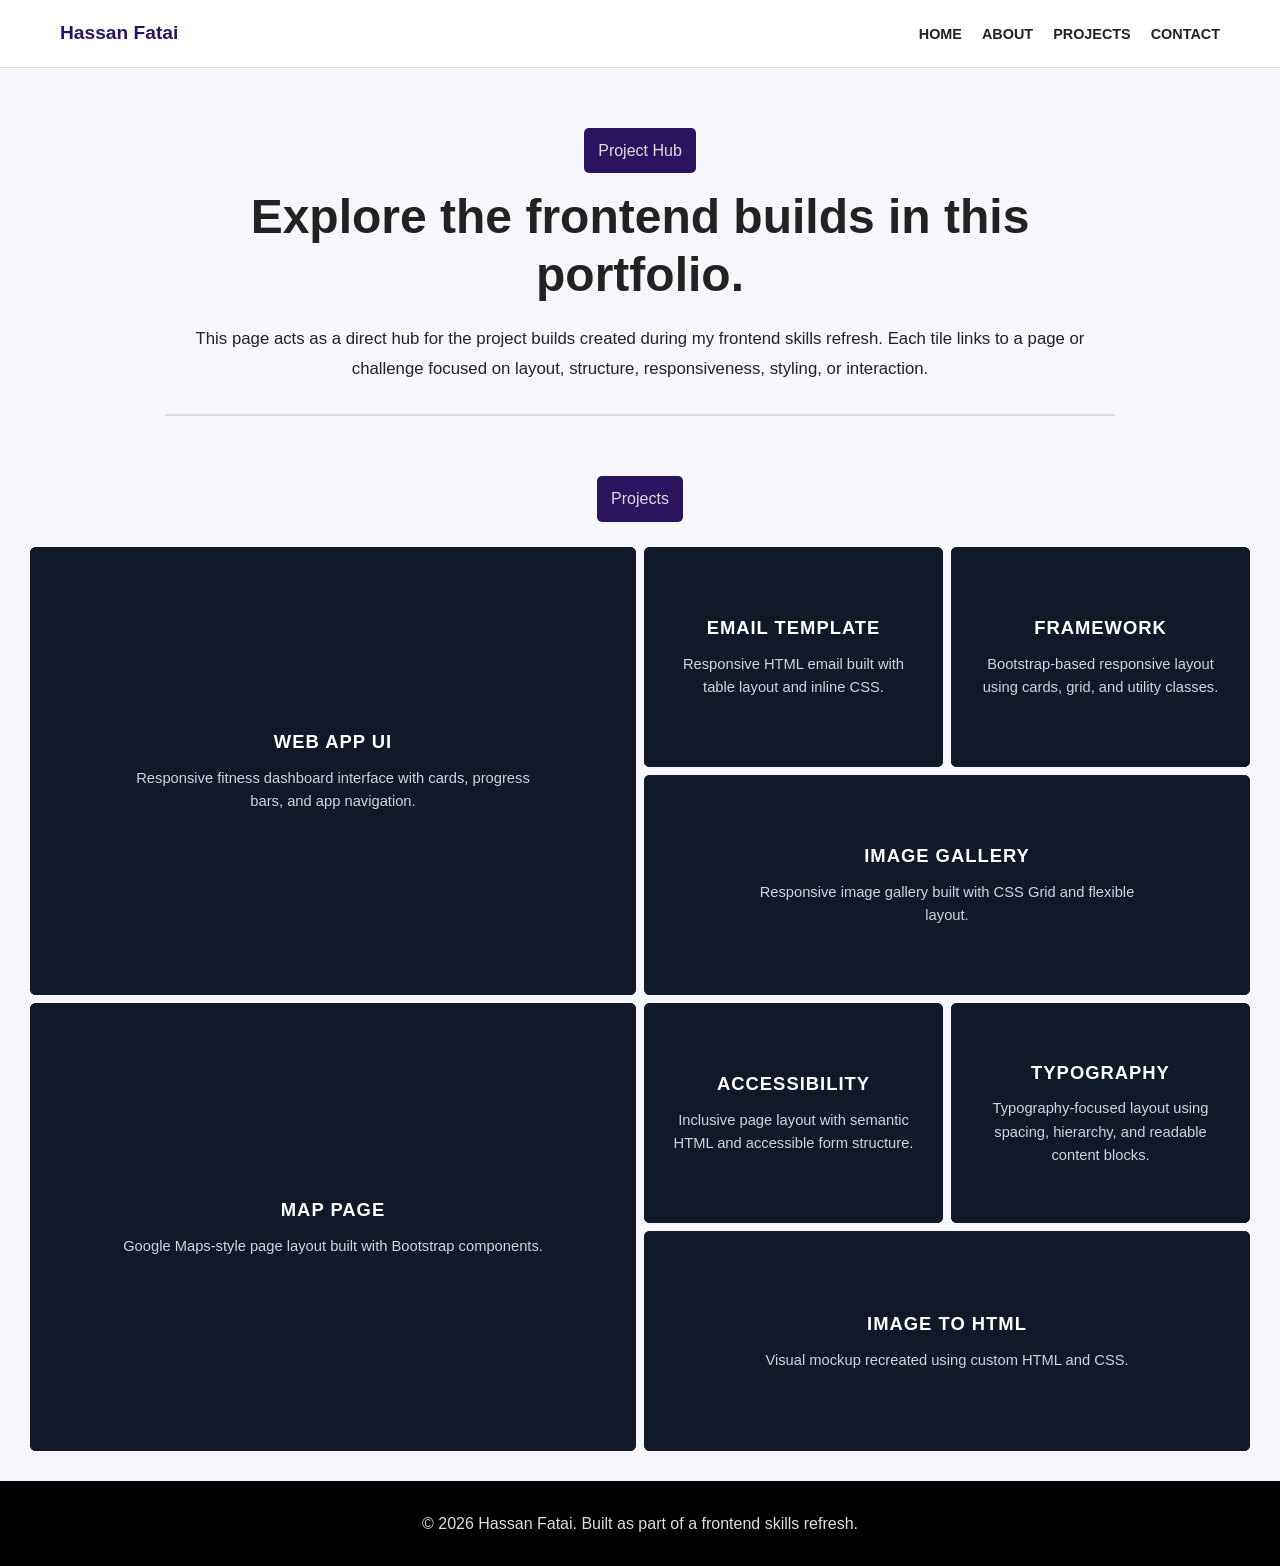
<file: projects.html>
<!DOCTYPE html>
<html lang="en">
<head>
    <meta charset="UTF-8">
    <meta name="viewport" content="width=device-width, initial-scale=1.0">
    <title>PORTFOLIO | PROJECTS</title>
    <link rel="stylesheet" href="style.css">
</head>
<body>
    <header class="site-header">
        <nav class="nav-bar">
            <a href="index.html" class="logo">Hassan Fatai</a>
            <ul class="page-links">
                <li><a href="index.html">HOME</a></li>
                <li><a href="about.html">ABOUT</a></li>
                <li><a href="projects.html">PROJECTS</a></li>
                <li><a href="contact.html">CONTACT</a></li>
            </ul>
        </nav>
    </header>
    <main>
        <section class="projects-hero">
            <p class="section-label">Project Hub</p>
            <h1>Explore the frontend builds in this portfolio.</h1>
            <p>This page acts as a direct hub for the project builds created during my frontend skills refresh. Each tile links to a page or challenge focused on layout, structure, responsiveness, styling, or interaction.</p>
        </section>
        <section class="project-builds">
            <p class="section-label">Projects</p>

            <div class="project-tile-grid">
                <article class="project-tile large-project">
                    <a href="web-ui.html">
                        <img src="imgs/ui-preview.png" alt="Preview of the web application UI page">
                        <div class="project-info">
                            <span>Web App UI</span>
                            <p>Responsive fitness dashboard interface with cards, progress bars, and app navigation.</p>
                        </div>
                    </a>
                </article>

                <article class="project-tile">
                    <a href="email-template.html">
                        <img src="imgs/email-template-preview.png" alt="Preview of the email template page">
                        <div class="project-info">
                            <span>Email Template</span>
                            <p>Responsive HTML email built with table layout and inline CSS.</p>
                        </div>
                    </a>
                </article>

                <article class="project-tile">
                    <a href="framework.html">
                        <img src="imgs/framework-preview.png" alt="Preview of the framework page">
                        <div class="project-info">
                            <span>Framework</span>
                            <p>Bootstrap-based responsive layout using cards, grid, and utility classes.</p>
                        </div>
                    </a>
                </article>

                <article class="project-tile wide-project">
                    <a href="image-gallery.html">
                        <img src="imgs/image-gallery-preview.png" alt="Preview of the image gallery page">
                        <div class="project-info">
                            <span>Image Gallery</span>
                            <p>Responsive image gallery built with CSS Grid and flexible layout.</p>
                        </div>
                    </a>
                </article>

                <article class="project-tile large-project">
                    <a href="map.html">
                        <img src="imgs/map-layout-page.png" alt="Preview of the map layout page">
                        <div class="project-info">
                            <span>Map Page</span>
                            <p>Google Maps-style page layout built with Bootstrap components.</p>
                        </div>
                    </a>
                </article>

                <article class="project-tile">
                    <a href="accessibility.html">
                        <img src="imgs/accessibility-preview.png" alt="Preview of the accessibility page">
                        <div class="project-info">
                            <span>Accessibility</span>
                            <p>Inclusive page layout with semantic HTML and accessible form structure.</p>
                        </div>
                    </a>
                </article>

                <article class="project-tile">
                    <a href="typography.html">
                        <img src="imgs/typography-preview.png" alt="Preview of the typography page">
                        <div class="project-info">
                            <span>Typography</span>
                            <p>Typography-focused layout using spacing, hierarchy, and readable content blocks.</p>
                        </div>
                    </a>
                </article>

                <article class="project-tile wide-project">
                    <a href="mockup.html">
                        <img src="imgs/image-to-html-preview.png" alt="Preview of the image to HTML mockup page">
                        <div class="project-info">
                            <span>Image to HTML</span>
                            <p>Visual mockup recreated using custom HTML and CSS.</p>
                        </div>
                    </a>
                </article>
            </div>
        </section>
    </main>
    <footer class="site-footer">
        <p>&copy; 2026 Hassan Fatai. Built as part of a frontend skills refresh.</p>
    </footer>
</body>
</html>
</file>
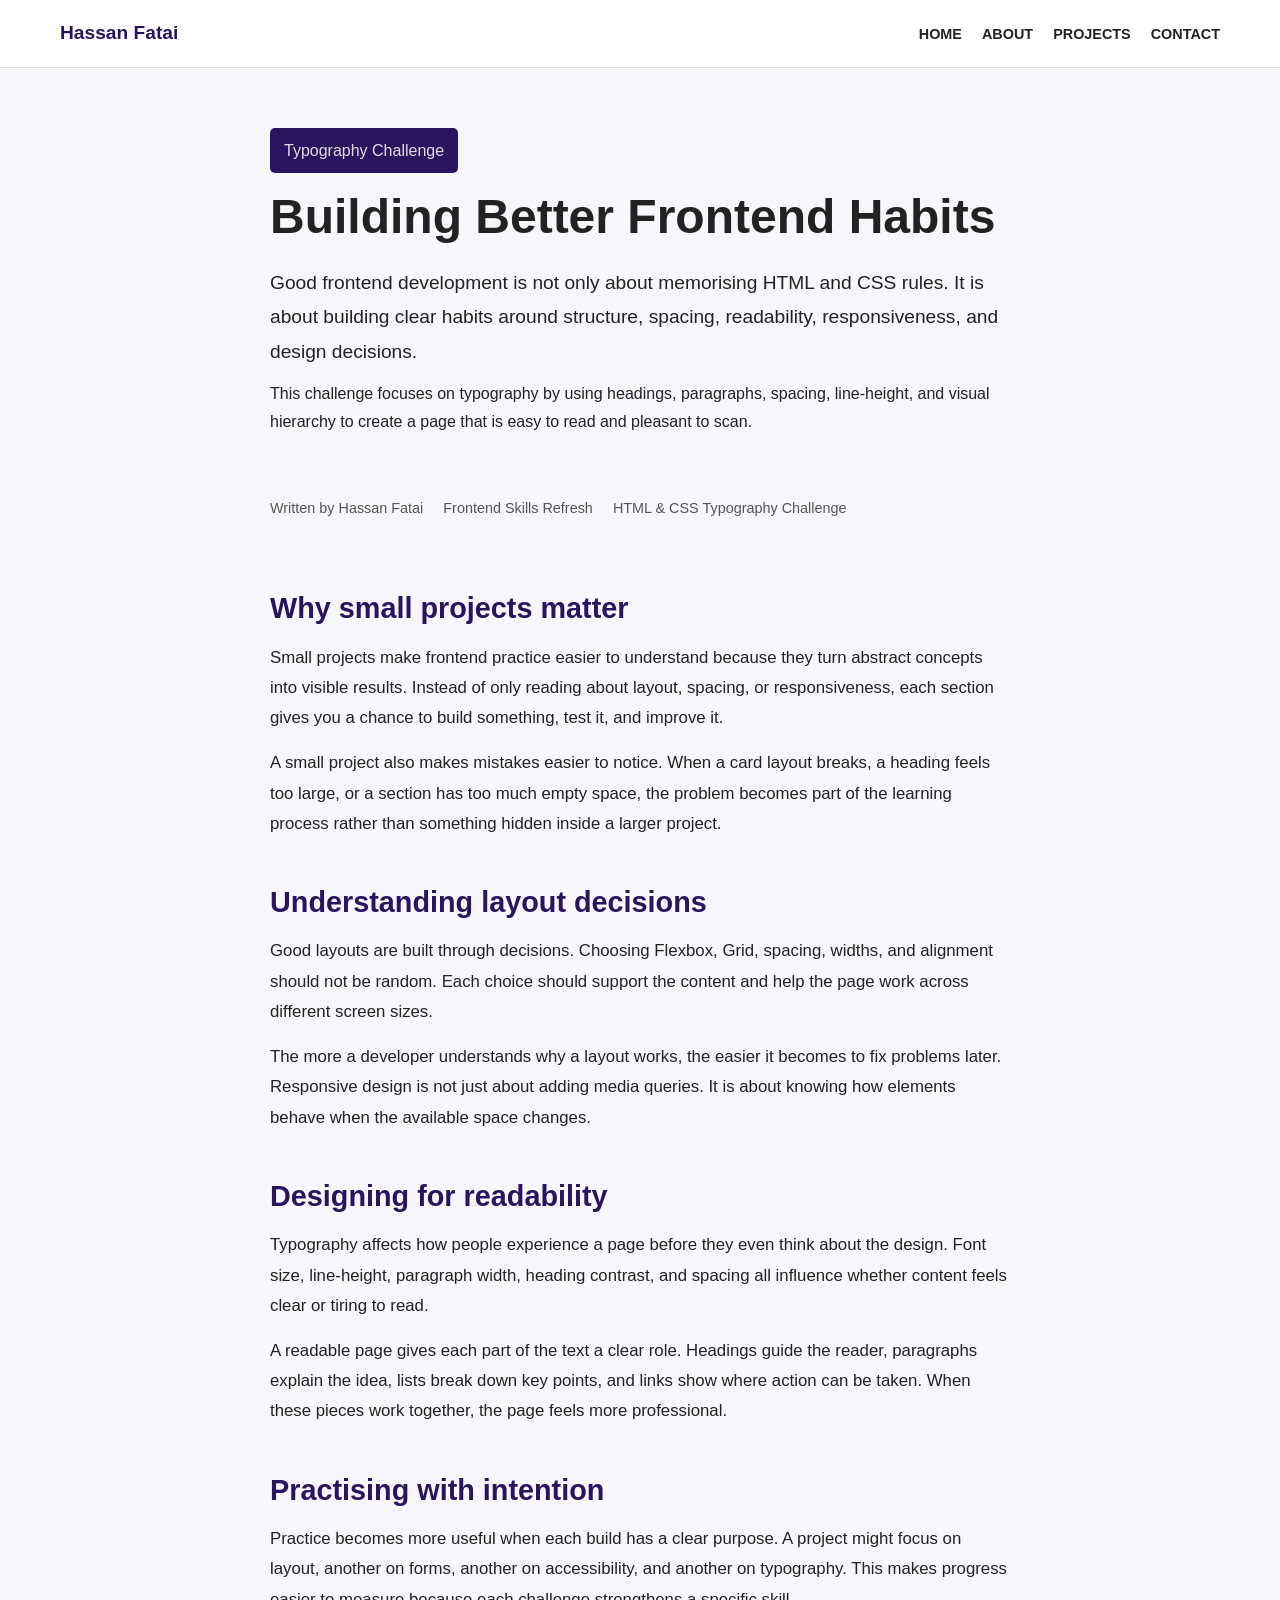
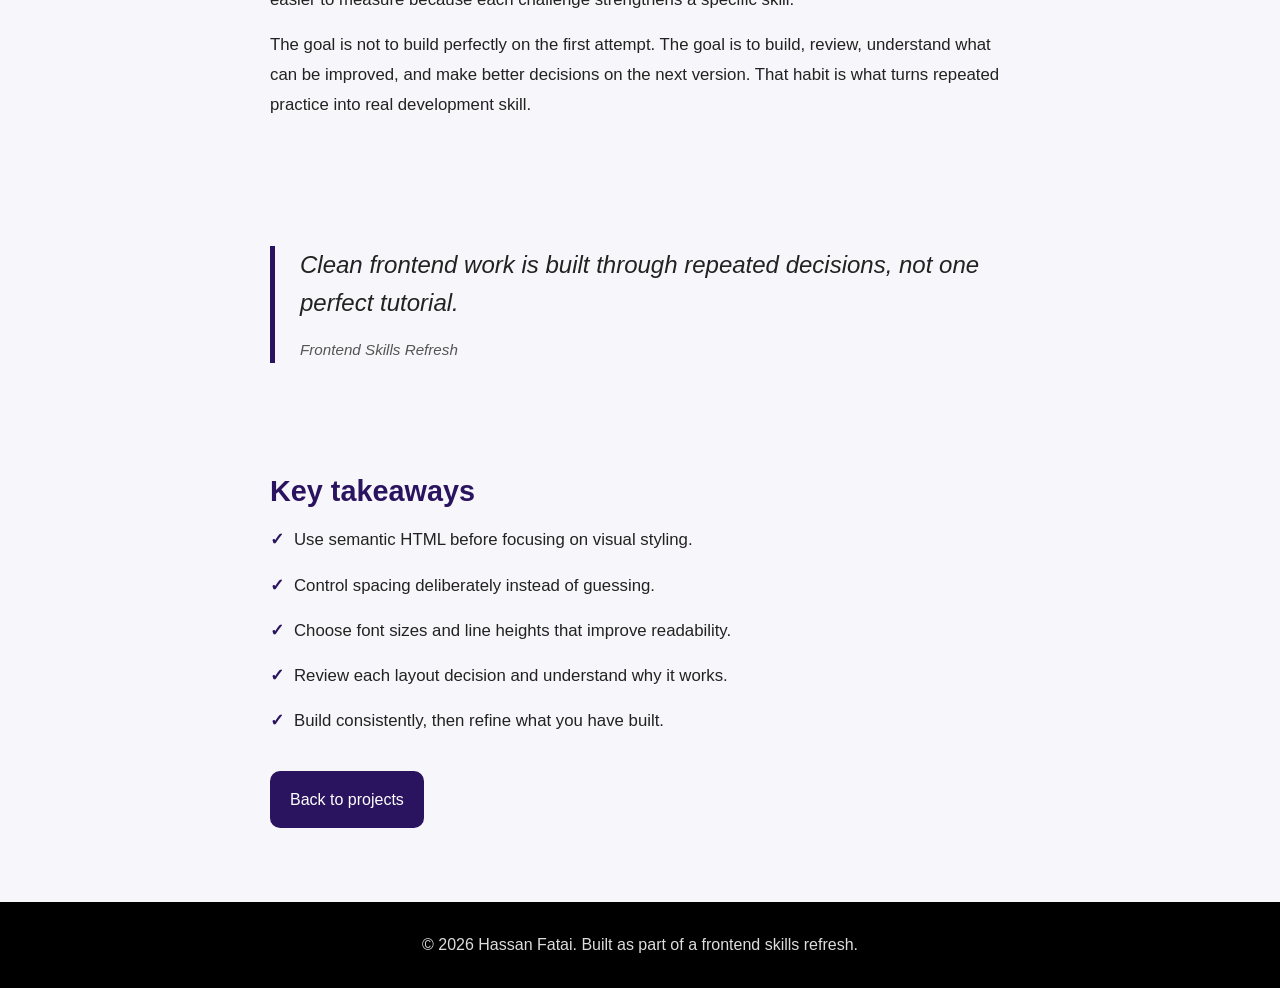
<file: typography.html>
<!DOCTYPE html>
<html lang="en">
<head>
    <meta charset="UTF-8">
    <meta name="viewport" content="width=device-width, initial-scale=1.0">
    <title>PORTFOLIO | TYPOGRAPHY</title>
    <link rel="stylesheet" href="style.css">
</head>
<body>
    <header class="site-header">
        <nav class="nav-bar">
            <a href="index.html" class="logo">Hassan Fatai</a>
            <ul class="page-links">
                <li><a href="index.html">HOME</a></li>
                <li><a href="about.html">ABOUT</a></li>
                <li><a href="projects.html">PROJECTS</a></li>
                <li><a href="contact.html">CONTACT</a></li>
            </ul>
        </nav>
    </header>
    <main>
        <section class="typography-hero">
            <p class="section-label">Typography Challenge</p>
            <h1>Building Better Frontend Habits</h1>
            <p class="hero-intro">Good frontend development is not only about memorising HTML and CSS rules. It is about building clear habits around structure, spacing, readability, responsiveness, and design decisions.</p>
            <p>This challenge focuses on typography by using headings, paragraphs, spacing, line-height, and visual hierarchy to create a page that is easy to read and pleasant to scan.</p>
        </section>

        <div class="article-meta">
            <span>Written by Hassan Fatai</span>
            <span>Frontend Skills Refresh</span>
            <span>HTML &amp; CSS Typography Challenge</span>
        </div>

        <article class="article-content">
            <section class="article-section">
                <h2>Why small projects matter</h2>
                <p>Small projects make frontend practice easier to understand because they turn abstract concepts into visible results. Instead of only reading about layout, spacing, or responsiveness, each section gives you a chance to build something, test it, and improve it.</p>
                <p>A small project also makes mistakes easier to notice. When a card layout breaks, a heading feels too large, or a section has too much empty space, the problem becomes part of the learning process rather than something hidden inside a larger project.</p>
            </section>

            <section class="article-section">
                <h2>Understanding layout decisions</h2>
                <p>Good layouts are built through decisions. Choosing Flexbox, Grid, spacing, widths, and alignment should not be random. Each choice should support the content and help the page work across different screen sizes.</p>
                <p>The more a developer understands why a layout works, the easier it becomes to fix problems later. Responsive design is not just about adding media queries. It is about knowing how elements behave when the available space changes.</p>
            </section>

            <section class="article-section">
                <h2>Designing for readability</h2>
                <p>Typography affects how people experience a page before they even think about the design. Font size, line-height, paragraph width, heading contrast, and spacing all influence whether content feels clear or tiring to read.</p>
                <p>A readable page gives each part of the text a clear role. Headings guide the reader, paragraphs explain the idea, lists break down key points, and links show where action can be taken. When these pieces work together, the page feels more professional.</p>
            </section>

            <section class="article-section">
                <h2>Practising with intention</h2>
                <p>Practice becomes more useful when each build has a clear purpose. A project might focus on layout, another on forms, another on accessibility, and another on typography. This makes progress easier to measure because each challenge strengthens a specific skill.</p>
                <p>The goal is not to build perfectly on the first attempt. The goal is to build, review, understand what can be improved, and make better decisions on the next version. That habit is what turns repeated practice into real development skill.</p>
            </section>
        </article>

        <section class="quote-section">
            <blockquote>
                <p>Clean frontend work is built through repeated decisions, not one perfect tutorial.</p>
                <cite>Frontend Skills Refresh</cite>
            </blockquote>
        </section>

        <section class="key-takeaways">
            <h2>Key takeaways</h2>
            <ul class="takeaway-list">
                <li>Use semantic HTML before focusing on visual styling.</li>
                <li>Control spacing deliberately instead of guessing.</li>
                <li>Choose font sizes and line heights that improve readability.</li>
                <li>Review each layout decision and understand why it works.</li>
                <li>Build consistently, then refine what you have built.</li>
            </ul>
            <a href="projects.html" class="projects-Btn">Back to projects</a>
        </section>
    </main>
    <footer class="site-footer">
        <p>&copy; 2026 Hassan Fatai. Built as part of a frontend skills refresh.</p>
    </footer>
</body>
</html>
</file>
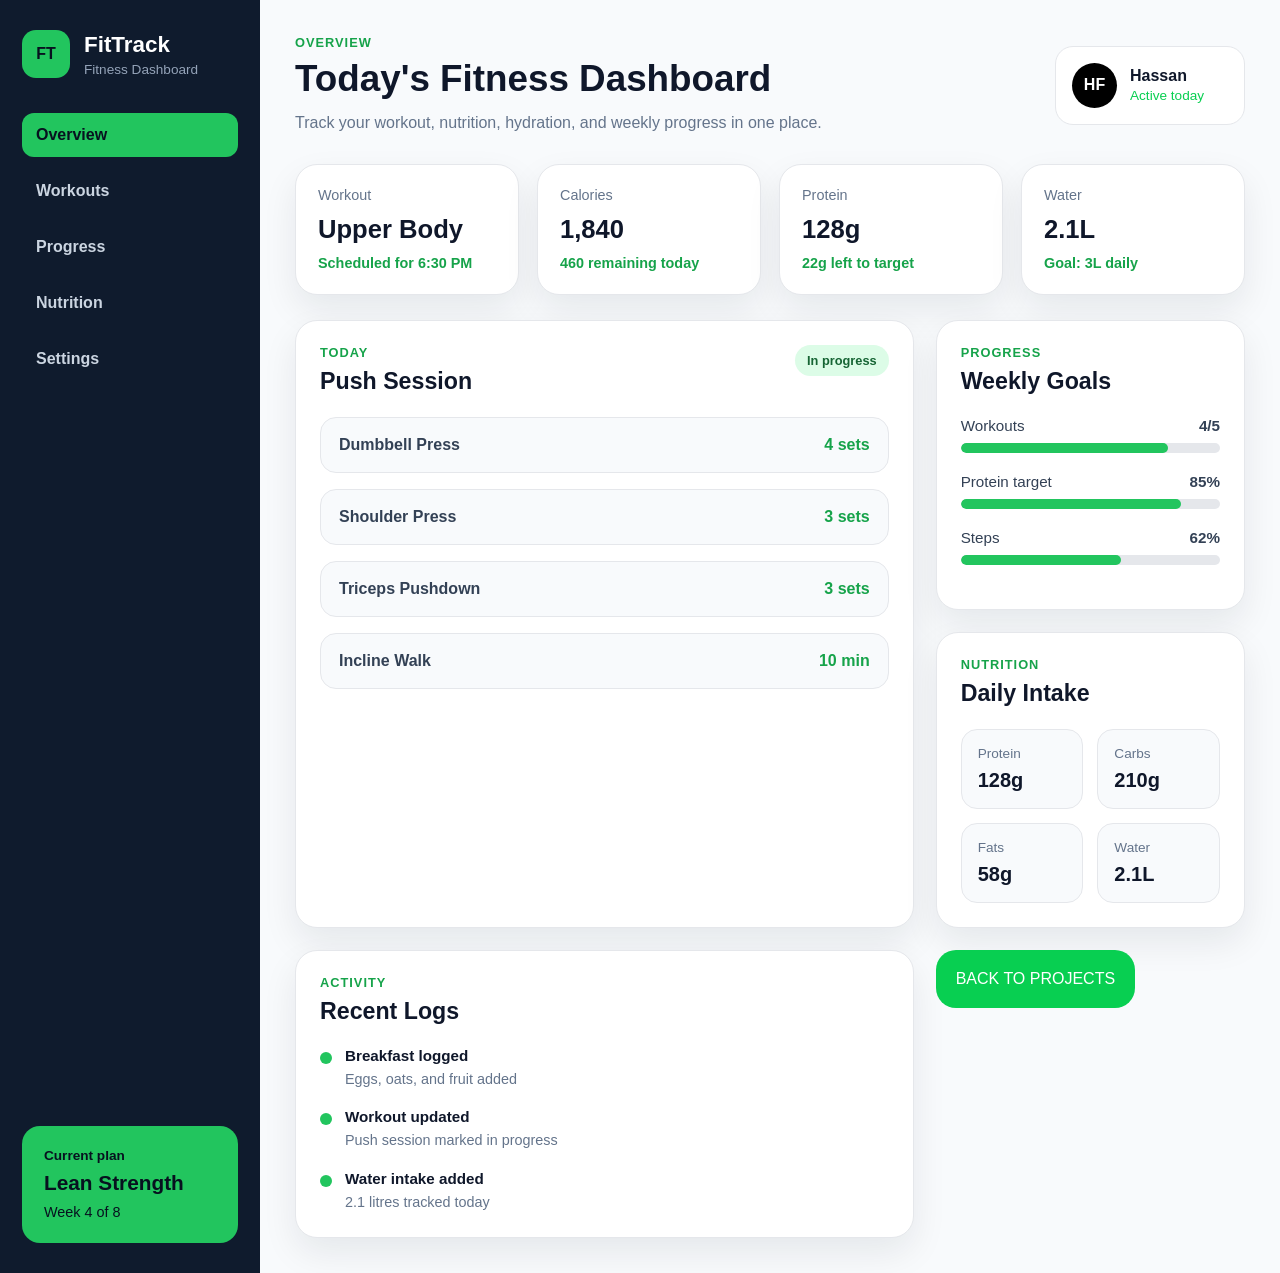
<file: web-ui.html>
<!DOCTYPE html>
<html lang="en">
<head>
    <meta charset="UTF-8">
    <meta name="viewport" content="width=device-width, initial-scale=1.0">
    <title>PORTFOLIO | Web Application UI</title>
    <link rel="stylesheet" href="web-ui.css">
</head>
<body>
    <div class="app-layout">

        <aside class="sidebar">
            <div class="app-logo">
                <span>FT</span>
                <div>
                    <h1>FitTrack</h1>
                    <p>Fitness Dashboard</p>
                </div>
            </div>

            <nav class="app-nav" aria-label="Dashboard navigation">
                <a href="#" class="active">Overview</a>
                <a href="#">Workouts</a>
                <a href="#">Progress</a>
                <a href="#">Nutrition</a>
                <a href="#">Settings</a>
            </nav>

            <details class="mobile-nav">
                <summary aria-label="Open navigation menu">
                    <span></span>
                    <span></span>
                    <span></span>
                </summary>

                <nav aria-label="Mobile dashboard navigation">
                    <a href="#" class="active">Overview</a>
                    <a href="#">Workouts</a>
                    <a href="#">Progress</a>
                    <a href="#">Nutrition</a>
                    <a href="#">Settings</a>
                </nav>
            </details>

            <div class="sidebar-card">
                <p>Current plan</p>
                <h2>Lean Strength</h2>
                <span>Week 4 of 8</span>
            </div>
        </aside>

        <main class="dashboard">

            <header class="dashboard-header">
                <div>
                    <p class="section-label">Overview</p>
                    <h2>Today's Fitness Dashboard</h2>
                    <p>Track your workout, nutrition, hydration, and weekly progress in one place.</p>
                </div>

                <div class="profile-card">
                    <span>HF</span>
                    <div>
                        <strong>Hassan</strong>
                        <p>Active today</p>
                    </div>
                </div>
            </header>

            <section class="stats-grid" aria-label="Fitness summary">
                <article class="stat-card">
                    <p>Workout</p>
                    <h3>Upper Body</h3>
                    <span>Scheduled for 6:30 PM</span>
                </article>

                <article class="stat-card">
                    <p>Calories</p>
                    <h3>1,840</h3>
                    <span>460 remaining today</span>
                </article>

                <article class="stat-card">
                    <p>Protein</p>
                    <h3>128g</h3>
                    <span>22g left to target</span>
                </article>

                <article class="stat-card">
                    <p>Water</p>
                    <h3>2.1L</h3>
                    <span>Goal: 3L daily</span>
                </article>
            </section>

            <section class="dashboard-grid">

                <article class="panel workout-panel">
                    <div class="panel-header">
                        <div>
                            <p class="section-label">Today</p>
                            <h2>Push Session</h2>
                        </div>

                        <span class="status">In progress</span>
                    </div>

                    <ul class="workout-list">
                        <li>
                            <span>Dumbbell Press</span>
                            <strong>4 sets</strong>
                        </li>

                        <li>
                            <span>Shoulder Press</span>
                            <strong>3 sets</strong>
                        </li>

                        <li>
                            <span>Triceps Pushdown</span>
                            <strong>3 sets</strong>
                        </li>

                        <li>
                            <span>Incline Walk</span>
                            <strong>10 min</strong>
                        </li>
                    </ul>
                </article>

                <article class="panel progress-panel">
                    <div class="panel-header">
                        <div>
                            <p class="section-label">Progress</p>
                            <h2>Weekly Goals</h2>
                        </div>
                    </div>

                    <div class="progress-item">
                        <div>
                            <span>Workouts</span>
                            <strong>4/5</strong>
                        </div>
                        <div class="progress-track">
                            <div class="progress-fill workouts"></div>
                        </div>
                    </div>

                    <div class="progress-item">
                        <div>
                            <span>Protein target</span>
                            <strong>85%</strong>
                        </div>
                        <div class="progress-track">
                            <div class="progress-fill protein"></div>
                        </div>
                    </div>

                    <div class="progress-item">
                        <div>
                            <span>Steps</span>
                            <strong>62%</strong>
                        </div>
                        <div class="progress-track">
                            <div class="progress-fill steps"></div>
                        </div>
                    </div>
                </article>

                <article class="panel nutrition-panel">
                    <div class="panel-header">
                        <div>
                            <p class="section-label">Nutrition</p>
                            <h2>Daily Intake</h2>
                        </div>
                    </div>

                    <div class="nutrition-grid">
                        <div>
                            <span>Protein</span>
                            <strong>128g</strong>
                        </div>

                        <div>
                            <span>Carbs</span>
                            <strong>210g</strong>
                        </div>

                        <div>
                            <span>Fats</span>
                            <strong>58g</strong>
                        </div>

                        <div>
                            <span>Water</span>
                            <strong>2.1L</strong>
                        </div>
                    </div>
                </article>

                <article class="panel activity-panel">
                    <div class="panel-header">
                        <div>
                            <p class="section-label">Activity</p>
                            <h2>Recent Logs</h2>
                        </div>
                    </div>

                    <ul class="activity-list">
                        <li>
                            <span class="activity-dot"></span>
                            <div>
                                <strong>Breakfast logged</strong>
                                <p>Eggs, oats, and fruit added</p>
                            </div>
                        </li>

                        <li>
                            <span class="activity-dot"></span>
                            <div>
                                <strong>Workout updated</strong>
                                <p>Push session marked in progress</p>
                            </div>
                        </li>

                        <li>
                            <span class="activity-dot"></span>
                            <div>
                                <strong>Water intake added</strong>
                                <p>2.1 litres tracked today</p>
                            </div>
                        </li>
                    </ul>
                </article>

                <a href="projects.html" class="backBtn">BACK TO PROJECTS</a>

            </section>

        </main>

    </div>
</body>
</html>
</file>
<file: style.css>
* {
  margin: 0;
  padding: 0;
  box-sizing: border-box;
}

html{
    scroll-behavior: smooth;
}

body{
    font-family: Arial, Helvetica, sans-serif;
    background-color: #f7f7fb;
    color: #222;
    line-height: 1.6;
}

a{
    text-decoration: none;
    color: inherit;
}
.site-header{
    background-color: white;
    border-bottom: 1px solid #ddd;
    position: sticky;
    top: 0;
    z-index: 10;
}

.nav-bar{
    margin: 0 auto;
    padding: 18px 60px;
    display: flex;
    justify-content: space-between;
    align-items: center;
}

.logo{
    font-weight: bold;
    font-size: 1.2rem;
    color: #2b145f;
}

.page-links{
    display: flex;
    gap: 20px;
    list-style: none;
}

.page-links a{
    font-weight: bold;
    font-size: 0.9rem;
}

.page-links a:hover{
    color: #5938ff;
}

.site-footer{
    background-color: #000;
    color: #ddd;
    text-align: center;
    padding: 30px;
}

.section-label{
    background-color: #2b145f;
    padding: 10px 14px;
    border-radius: 5px;
    color: #ddd;
    margin-bottom: 15px;
}

a:focus-visible,
button:focus-visible,
input:focus-visible,
textarea:focus-visible{
    outline: 3px solid #5938ff;
    outline-offset: 4px;
}

.projects-Btn{
    background-color: #2b145f;
    padding: 20px;
    border-radius: 10px;
    color: #ffffff;
    transition: 0.5s;
}

.projects-Btn:hover{
    background-color: #ddd;
    color: #000;
}

                            /*////////////////HOME PAGE///////////////////*/

.hero{
    display: flex;
    justify-content: center;
    align-items: center;
    padding: 40px 20px;
    gap: 100px;
}

.hero .section-label{
    background-color: inherit;
    color: #000;
    padding: 0;
    margin: 0;
}

@keyframes fadeInUp {
    from {
        opacity: 0;
        translate: 0 20px;
    }

    to {
        opacity: 1;
        translate: 0 0;
    }
}

.hero-content, 
.hero-summary{
    max-width: 450px;
    border: 1px solid #ddd;
    border-top-left-radius: 10px;
    border-bottom-right-radius: 10px;
    padding: 10px;
    box-shadow: -10px 10px #ddd;
    transition: box-shadow 0.5s ease, transform 0.5s ease;
    opacity: 0;
    animation: fadeInUp 1s ease forwards;
}

.hero-content:hover, .hero-summary:hover{
    box-shadow: -10px 10px hsl(0, 0%, 70%);
    transform: translateY(-3px);
}

.hero-content h1 {
    font-size: 2.6rem;
    line-height: 1.2;
    margin-bottom: 15px;
}

.hero-links {
    display: flex;
    gap: 10px;
    margin-top: 15px;
}

.hero-links a {
    background-color: #2b145f;
    padding: 8px 12px;
    border-radius: 5px;
    color: #ffffff;
    font-weight: bold;
}

.hero-links a:hover{
    color: #000;
    background-color: hsl(0, 0%, 70%);
}

.hero-summary {
    line-height: 1.6;
    animation-delay: 0.4s;
}

.hero-summary p {
    margin: 20px 0;
}

.hero-summary li {
    list-style: none;
    margin-bottom: 16px;
}

.hero-summary h3{
    font-size: 30px;
}

.hero-summary li{
    list-style: none;
}

.intro-section{
    display: flex;
    flex-direction: column;
    align-items: center;
    padding: 30px;
    max-width: 800px;
    margin: 50px auto;
}

.intro-section h2 {
    text-align: center;
    margin-bottom: 15px;
    font-size: 1.8rem;
}

.intro-section p:not(.section-label) {
    text-align: center;
    font-size: 1.05rem;
}

.focus-section{
    display: flex;
    flex-direction: column;
    align-items: center;
    padding: 30px;
}

.focus-section .section-label{
    background-color: #2b145f;
    padding: 10px 14px;
    border-radius: 5px;
    color: #ddd;
    margin-bottom: 15px;
}

.focus-section h2{
    margin-bottom: 15px;
}

.focus-grid {
    display: grid;
    grid-template-columns: repeat(4, 1fr);
    gap: 20px;
    max-width: 1100px;
    margin-top: 20px;
}

.focus-card{
    text-align: center;
    line-height: 2rem;
    max-width: 250px;
    min-height: 250px;
    padding: 15px;
    border: 1px solid #ddd;
    border-top-left-radius: 5px;
    border-bottom-right-radius: 5px;
    box-shadow: -10px 10px #ddd;
    transition: box-shadow 0.5s ease, transform 0.5s ease;
}

.focus-card h3 {
    margin-bottom: 25px;
}

.focus-card p {
    line-height: 1.8;
}

.focus-card:hover{
    box-shadow: -10px 10px hsl(0, 0%, 70%);
    transform: translateY(-3px);
}

.featured-projects{
    padding: 30px;
    display: flex;
    flex-direction: column;
    align-items: center;
}

.featured-projects .section-label{
    background-color: #2b145f;
    padding: 10px 14px;
    border-radius: 5px;
    color: #ddd;
    margin-bottom: 15px;
}

.project-preview-grid{
    display: grid;
    grid-template-columns: repeat(3, 1fr);
    gap: 20px;
    max-width: 1100px;
    margin-top: 20px;
}

.project-preview-card{
    text-align: center;
    line-height: 2rem;
    min-height: 250px;
    padding: 15px;
    border: 1px solid #ddd;
    border-top-left-radius: 5px;
    border-bottom-right-radius: 5px;
    box-shadow: -10px 10px #ddd;
    transition: box-shadow 0.5s ease, transform 0.5s ease;
}

.project-preview-card h3 {
    margin-bottom: 15px;
}

.project-preview-card p {
    margin-bottom: 20px;
    line-height: 1.8;
}

.project-preview-card a {
    display: inline-block;
    background-color: #2b145f;
    padding: 8px 12px;
    border-radius: 5px;
    color: #ffffff;
    font-weight: bold;
    transition: background-color 0.5s ease, color 0.5s ease;
}

.project-preview-card a:hover{
    color: #000;
    background-color: hsl(0, 0%, 70%);
}

.project-preview-card:hover{
    box-shadow: -10px 10px hsl(0, 0%, 70%);
    transform: translateY(-3px);
}

.cta-section{
    max-width: 800px;
    margin: 0 auto;
    padding: 30px;
    text-align: center;
}

.cta-section h2 {
    margin-bottom: 15px;
}

.cta-section p {
    margin-bottom: 20px;
    line-height: 1.8;
}

.cta-section a{
    background-color: #2b145f;
    padding: 8px 12px;
    border-radius: 5px;
    color: #ffffff;
    font-weight: bold;
    transition: background-color 0.5s ease, color 0.5s ease;
}

.cta-section a:hover{
    color: #000;
    background-color: hsl(0, 0%, 70%);
}

/*TABLET SCREENS*/
@media(max-width : 1050px){
    .hero {
        gap: 50px;
        padding: 40px 30px;
    }
    .focus-grid{
        grid-template-columns: repeat(3,1fr);
    }
    .focus-card:last-child{
        grid-column: 2 / 3;
    }
    .project-preview-grid{
        grid-template-columns: repeat(2, 1fr);
    }
    .project-preview-card:last-child {
        grid-column: 1 / 3;
        justify-self: center;
        width: 50%;
    }
}

/*MOBILE SCREENS*/
@media(max-width : 600px){
    .nav-bar{
        flex-direction: column;
    }
    .hero{
        flex-direction: column;
    }
    .focus-section,
    .featured-projects,
    .cta-section {
        text-align: center;
    }
    .focus-grid{
        grid-template-columns: repeat(1,1fr);
    }
    .focus-card:last-child{
        grid-column: auto;
    }
    .project-preview-grid{
        grid-template-columns: repeat(1, 1fr);
    }
    .project-preview-card:last-child {
        grid-column: auto;
        width: 100%;
    }
}

                            /*////////////////ABOUT PAGE///////////////////*/
.about-hero{
    display: flex;
    margin-top: 15px;
    padding: 40px;
    gap: 20px;
}


.about-intro{
    display: flex;
    padding: 40px;
    gap: 20px;
}

.learning-approach{
    display: flex;
    padding: 40px;
    gap: 20px;
}

.approach-grid{
    display: grid;
    grid-template-columns: 1fr;
    gap: 20px;
    flex: 1;
}

.approach-card{
    padding: 10px;
    border: 1px solid #ddd;
    border-top-left-radius: 10px;
    border-bottom-right-radius: 10px;
    box-shadow: -10px 10px #ddd;
    transition: 0.5s;
}

.approach-card:hover{
    box-shadow: -10px 10px hsl(0, 0%, 70%);
    transform: translateY(-3px);
}

.current-focus{
    display: flex;
    flex-direction: column;
    padding: 30px;
    gap: 20px;
    text-align: center;
}

.current-focus ul{
    list-style: none;
    max-width: 600px;
    margin: 0 auto;
    padding: 25px;
    border: 1px solid #ddd;
    border-top-left-radius: 10px;
    border-bottom-right-radius: 10px;
    box-shadow: -10px 10px #ddd;
}

.current-focus li{
    margin-bottom: 12px;
}

.current-focus li:last-child{
    margin-bottom: 0;
}

.next-steps{
    display: grid;
    grid-template-columns: repeat(3, 1fr);
    padding: 30px;
    gap: 15px;
}

.next-steps a{
    background-color: #2b145f;
    padding: 10px;
    color: #ffffff;
    text-align: center;
    border-radius: 10px;
    grid-column: 2/3;
    transition: 0.5s;
    font-weight: bold;
}

.next-steps a:hover{
    color: #000;
    background-color: #ddd;
}
.about-hero .section-label,
.about-intro .section-label,
.learning-approach .section-label,
.next-steps .section-label {
    flex-shrink: 0;
    width: 130px;
    min-height: 90px;
    display: flex;
    justify-content: center;
    text-align: left;
}

.about-hero h1,
.about-intro h2,
.learning-approach h2,
.next-steps h2 {
    max-width: 450px;
}
.about-hero p:not(.section-label),
.about-intro p:not(.section-label),
.next-steps p {
    max-width: 650px;
    line-height: 1.8;
}

@media(max-width: 1050px){
    .about-hero,
    .about-intro,
    .learning-approach,
    .current-focus,
    .next-steps{
        max-width: 1000px;
    }
    .learning-approach{
        flex-direction: column;
        align-items: center;
        text-align: center;
    }
    .learning-approach .section-label{
        width: 100%;
        min-height: auto;
    }
}

@media(max-width: 600px) {
    .about-hero,
    .about-intro,
    .learning-approach,
    .current-focus,
    .next-steps{
        display: flex;
        flex-direction: column;
        align-items: center;
        text-align: center;
    }

    .about-hero .section-label,
    .about-intro .section-label,
    .learning-approach .section-label,
    .current-focus .section-label,
    .next-steps .section-label{
        align-items: center;
        justify-content: center;
        width: 100%;
        min-height: auto;
    }
}

/*//////////////// PROJECTS PAGE //////////////////*/

.projects-hero{
    max-width: 950px;
    margin: 30px auto;
    padding: 30px;
    text-align: center;
    border-bottom: 2px solid #ddd;
}

.projects-hero .section-label{
    display: inline-block;
}

.projects-hero h1{
    margin-bottom: 20px;
    font-size: 3rem;
    line-height: 1.2;
}

.projects-hero p:not(.section-label){
    font-size: 1.05rem;
    line-height: 1.8;
}

.project-builds{
    padding: 30px;
}

.project-builds > .section-label{
    display: block;
    width: fit-content;
    margin: 0 auto 25px;
}

.project-tile-grid{
    display: grid;
    grid-template-columns: repeat(4, 1fr);
    grid-auto-rows: 220px;
    gap: 8px;
    /* max-width: 1300px; */
    margin: 0 auto;
}

.project-tile{
    overflow: hidden;
    border-radius: 6px;
    background-color: #111827;
}

.project-tile a{
    position: relative;
    width: 100%;
    height: 100%;
    display: block;
    overflow: hidden;
    color: #ffffff;
    text-decoration: none;
    background-color: #111827;
}

.project-tile img{
    position: absolute;
    inset: 0;
    width: 100%;
    height: 100%;
    opacity: 0;
    transform: scale(1.08);
    filter: brightness(0.45);
    transition:
        opacity 0.45s ease,
        transform 0.45s ease;
}

.project-info{
    position: relative;
    z-index: 2;
    width: 100%;
    height: 100%;
    display: flex;
    flex-direction: column;
    justify-content: center;
    align-items: center;
    padding: 24px;
    text-align: center;
    background: linear-gradient(
        180deg,
        rgba(17, 24, 39, 0.35),
        rgba(17, 24, 39, 0.95)
    );
    transition: background 0.45s ease;
}

.project-info span{
    display: block;
    margin-bottom: 10px;
    color: #ffffff;
    font-size: 1.15rem;
    font-weight: bold;
    letter-spacing: 1px;
    text-transform: uppercase;
}

.project-info p{
    max-width: 420px;
    color: #d1d5db;
    font-size: 0.92rem;
    line-height: 1.6;
}

.project-tile a:hover img{
    opacity: 1;
    transform: scale(1);
}

.project-tile a:hover .project-info{
    background: linear-gradient(
        180deg,
        rgba(17, 24, 39, 0.15),
        rgba(17, 24, 39, 0.88)
    );
}

.large-project{
    grid-column: span 2;
    grid-row: span 2;
}

.wide-project{
    grid-column: span 2;
}

.tall-project{
    grid-row: span 2;
}

@media(max-width: 1050px){
    .project-tile-grid{
        grid-template-columns: repeat(3, 1fr);
        grid-auto-rows: 200px;
    }

    .projects-hero h1{
        font-size: 2.5rem;
    }
}

@media(max-width: 600px){
    .projects-hero{
        padding: 24px 18px;
    }

    .projects-hero h1{
        font-size: 2rem;
    }

    .project-builds{
        padding: 24px 18px;
    }

    .project-tile-grid{
        grid-template-columns: repeat(2, 1fr);
        grid-auto-rows: 170px;
    }

    .large-project{
        grid-column: span 2;
        grid-row: span 2;
    }

    .wide-project{
        grid-column: span 2;
    }

    .tall-project{
        grid-row: span 1;
    }

    .project-info{
        padding: 16px;
    }

    .project-info span{
        font-size: 0.9rem;
    }

    .project-info p{
        font-size: 0.78rem;
        line-height: 1.5;
    }
}

                    /*////////////////CONTACT PAGE///////////////////*/
.contact-info{
    display: flex;
    flex-direction: column;
    padding: 30px;
    align-items: center;
}

.contact-links{
    margin-top: 20px;
    display: grid;
    grid-template-columns: repeat(3, 1fr);
    gap: 10px;
    text-align: center;
}

.contact-card{
    display: flex;
    flex-direction: column;
    border: 1px solid #ddd;
    border-top-left-radius: 10px;
    border-bottom-right-radius: 10px;
    box-shadow: -10px 10px #ddd;
    padding: 15px;
    align-items: center;
    transition: 0.5s;
}

.contact-card a{
    background-color: #2b145f;
    padding: 10px;
    border-radius: 5px;
    color: #ddd;
    margin-top: 15px;
    transition: 0.5s;
}

.contact-card:hover{
    box-shadow: -10px 10px hsl(0, 0%, 70%);
    transform: translateY(-3px);
}

.contact-card a:hover{
    color: #000;
    background-color: #ddd;
}

.contact-form-section{
    display: flex;
    flex-direction: column;
    align-items: center;
    gap: 10px;
    margin-top: 50px;
    padding: 30px;
}

.contact-form{
    border: 1px solid #ddd;
    padding: 35px;
    margin-bottom: 30px;
    border-top-left-radius: 10px;
    border-bottom-right-radius: 10px;
    box-shadow: -10px 10px #ddd;
    text-align: center;
}

.form-group{
    display: flex;
    flex-direction: column;
    gap: 10px;
    margin-bottom: 15px;
}

.contact-form button{
    margin-top: 10px;
    background-color: #2b145f;
    color: #ddd;
    padding: 10px;
    border-radius: 5px;
    cursor: pointer;
    transition: 0.5s;
    border: none;
}

.contact-form button:hover{
    background-color: #ddd;
    color: #000;
}

.form-group input{
    height: 30px;
    padding: 10px;
}

.form-group textarea{
    height: 100px;
    width: 300px;
    padding: 10px;
    resize: vertical;
}

@media (max-width: 1050px){
    .contact-links{
        grid-template-columns: repeat(2, 1fr);
    }
    .contact-card:last-child{
        grid-column: 1 / 3;
        justify-self: center;
        width: 50%;
    }
}

@media (max-width: 600px){
    .contact-info,
    .contact-form-section{
        text-align: center;
    }
    .contact-links{
        grid-template-columns: 1fr;
    }
    .contact-card:last-child{
        grid-column: auto;
        width: 100%;
    }

    .form-group input,
    .form-group textarea{
        border: 1px solid;
    }
}

                    /*////////////////TYPOGRAPHY PAGE///////////////////*/

.typography-hero{
    padding: 30px;
    max-width: 800px;
    margin: 30px auto;
}

.typography-hero .section-label{
    display: inline-block;
}

.typography-hero h1{
    font-size: 3rem;
    line-height: 1.2;
    margin-bottom: 20px;
}

.hero-intro{
    font-size: 1.2rem;
    line-height: 1.8;
    margin-bottom: 10px;
}

.typography-hero p:not(.section-label){
    line-height: 1.8;
}

.article-meta{
    max-width: 800px;
    margin: 0 auto 40px;
    padding: 0 30px;
    display: flex;
    gap: 20px;
    flex-wrap: wrap;
}

.article-meta span{
    font-size: 0.9rem;
    color: #555;
}

.article-content{
    padding: 30px;
    max-width: 800px;
    margin: 0 auto;
}

.article-section{
    margin-bottom: 45px;
}

.article-section h2{
    margin-bottom: 15px;
    font-size: 1.8rem;
    line-height: 1.3;
    color: #2b145f;
}

.article-section p{
    font-size: 1.05rem;
    line-height: 1.8;
    margin-bottom: 15px;
}

.quote-section{
    max-width: 800px;
    padding: 30px;
    margin: 20px auto 50px;
}

.quote-section blockquote{
    border-left: 5px solid #2b145f;
    padding-left: 25px;
}

.quote-section p{
    font-size: 1.5rem;
    line-height: 1.6;
    font-style: italic;
    margin-bottom: 15px;
}

.quote-section cite{
    font-size: 0.95rem;
    color: #555;
}

.key-takeaways{
    max-width: 800px;
    padding: 30px;
    margin: 0 auto 60px;
}

.key-takeaways h2{
    margin-bottom: 15px;
    font-size: 1.8rem;
    line-height: 1.3;
    color: #2b145f;
}

.takeaway-list{
    list-style: none;
    margin-bottom: 50px;
}

.takeaway-list li{
    font-size: 1.05rem;
    line-height: 1.8;
    margin-bottom: 15px;
}

.takeaway-list li::before{
    content: "✓";
    color: #2b145f;
    font-weight: bold;
    margin-right: 10px;
}

@media (max-width: 600px){
    .typography-hero,
    .article-meta,
    .article-content,
    .quote-section,
    .key-takeaways{
        padding: 25px 20px;
    }

    .typography-hero{
        margin: 20px auto;
    }

    .typography-hero h1{
        font-size: 2.2rem;
        line-height: 1.2;
    }

    .hero-intro{
        font-size: 1.1rem;
    }

    .article-meta{
        flex-direction: column;
        gap: 8px;
        margin-bottom: 25px;
    }

    .article-section{
        margin-bottom: 35px;
    }

    .article-section h2,
    .key-takeaways h2{
        font-size: 1.5rem;
    }

    .article-section p,
    .takeaway-list li{
        font-size: 1rem;
        line-height: 1.75;
    }

    .quote-section p{
        font-size: 1.25rem;
        line-height: 1.6;
    }

    .quote-section blockquote{
        padding-left: 18px;
    }
}

                    /*////////////////IMAGE GALLERY PAGE///////////////////*/
.gallery-hero{
    max-width: 800px;
    margin: 30px auto;
    padding: 30px;
    border-bottom: 2px solid #ddd;
}

.gallery-hero .section-label{
    display: inline-block;
}

.gallery-hero h1{
    font-size: 3rem;
    line-height: 1.2;
    margin-bottom: 20px;
}

.gallery-hero p:not(.section-label){
    font-size: 1.05rem;
    line-height: 1.8;
}


.image-gallery-section{
    margin: 30px auto;
    padding: 30px;
}

.gallery-grid{
    display: grid;
    grid-template-columns: repeat(4, 1fr);
    grid-auto-rows: 300px;
    gap: 5px;
    margin-bottom: 30px;
}

.gallery-item {
    overflow: hidden;
}

.gallery-item img{
    width: 100%;
    height: 100%;
    object-fit: cover;
    transition: transform 0.5s ease, filter 0.5s ease;
}

.gallery-item:hover img{
    transform: scale(1.08);
    filter: brightness(0.85);
}

.large-item{
    grid-column: span 2;
    grid-row: span 2;
}

.wide-item{
    grid-column: span 2;
}

.tall-item{
    grid-row: span 2;
}

@media (max-width: 1050px){
    .gallery-grid{
        grid-template-columns: repeat(3, 1fr);
        grid-auto-rows: 260px;
    }
}

@media (max-width: 600px){
    .gallery-grid{
        grid-template-columns: repeat(2, 1fr);
        grid-auto-rows: 220px;
    }
}

                    /*////////////////ACCESSIBILITY PAGE///////////////////*/

.accessibility-hero,
.accessibility-intro,
.accessibility-practices,
.accessibility-form-section{
    display: flex;
    padding: 40px;
    gap: 30px;
}

.accessibility-hero .section-label,
.accessibility-intro .section-label,
.accessibility-practices .section-label,
.accessibility-form-section .section-label{
    flex-shrink: 0;
    width: 130px;
    min-height: 90px;
    display: flex;
    justify-content: center;
    text-align: left;
}

.accessibility-hero h1{
    font-size: 3rem;
    line-height: 1.2;
    margin-bottom: 20px;
}

.accessibility-grid{
    display: grid;
    grid-template-columns: repeat(2, 1fr);
    gap: 20px;
    max-width: 900px;
    margin-top: 25px;
}

.accessibility-card{
    padding: 20px;
    border: 1px solid #ddd;
    border-top-left-radius: 10px;
    border-bottom-right-radius: 10px;
    box-shadow: -10px 10px #ddd;
    transition: 0.5s;
}

.accessibility-card:last-child{
    grid-column: 1 / 3;
    justify-self: center;
    width: 50%;
}

.accessibility-card:hover{
    box-shadow: -10px 10px hsl(0, 0%, 70%);
    transform: translateY(-3px);
}

.accessibility-form-section .contact-form{
    max-width: 450px;
    width: 100%;
    text-align: left;
    margin-top: 25px;
}

.accessibility-form-section .form-group input,
.accessibility-form-section .form-group textarea{
    width: 100%;
    border: 1px solid #aaa;
    border-radius: 5px;
    font-family: inherit;
}

.accessibility-form-section .form-group textarea{
    min-height: 120px;
}

.back-to-projects{
    padding: 30px;
    text-align: center;
}

@media(max-width: 1050px){
    .accessibility-hero,
    .accessibility-intro,
    .accessibility-practices,
    .accessibility-form-section{
        flex-direction: column;
        align-items: center;
        text-align: center;
    }

    .accessibility-hero .section-label,
    .accessibility-intro .section-label,
    .accessibility-practices .section-label,
    .accessibility-form-section .section-label{
        width: 100%;
        min-height: auto;
        justify-content: center;
    }

    .accessibility-hero p:not(.section-label),
    .accessibility-intro p,
    .accessibility-practices p,
    .accessibility-form-section p{
        margin: 0 auto;
    }

    .accessibility-grid{
        grid-template-columns: repeat(2, 1fr);
    }

    .accessibility-form-section .contact-form{
        margin-left: auto;
        margin-right: auto;
    }
}

@media(max-width: 600px){
    .accessibility-hero,
    .accessibility-intro,
    .accessibility-practices,
    .accessibility-form-section{
        padding: 30px 20px;
    }

    .accessibility-hero h1{
        font-size: 2.2rem;
    }

    .accessibility-grid{
        grid-template-columns: 1fr;
    }

    .accessibility-card:last-child{
    grid-column: auto;
    width: 100%;
    }

    .accessibility-form-section .contact-form{
        width: 100%;
    }
}


                    /*////////////////MAP PAGE///////////////////*/

.map-hero{
    padding: 40px;
}

.map-hero .section-label{
    display: inline-block;
}

.map-hero h1{
    font-size: 3rem;
    line-height: 1.2;
    margin-bottom: 20px;
}

.map-hero p:not(.section-label){
    max-width: 700px;
    line-height: 1.8;
}

.map-framework-note{
    margin-top: 15px;
    font-weight: bold;
    color: #2b145f;
}

.map-content{
    padding: 40px;
}

.map-info h2{
    color: #2b145f;
    margin-bottom: 15px;
}

.location-card-list{
    display: flex;
    flex-direction: column;
    gap: 20px;
}

.location-card{
    border: 1px solid #ddd;
    border-top-left-radius: 10px;
    border-bottom-right-radius: 10px;
    box-shadow: -10px 10px #ddd;
    transition: 0.5s;
}

.location-card:hover{
    box-shadow: -10px 10px hsl(0, 0%, 70%);
    transform: translateY(-3px);
}

.location-card .card-title{
    color: #2b145f;
    font-size: 1.1rem;
    margin-bottom: 10px;
}

.location-card .card-text{
    line-height: 1.7;
}

.map-wrapper{
    width: 100%;
    min-height: 450px;
    border: 1px solid #ddd;
    border-top-left-radius: 10px;
    border-bottom-right-radius: 10px;
    box-shadow: -10px 10px #ddd;
    overflow: hidden;
    margin-bottom: 30px;
}

.map-wrapper iframe{
    width: 100%;
    height: 450px;
    border: 0;
    display: block;
}

.map-page{
    margin-left: 20px;
}

@media(max-width: 1050px){
    .map-hero,
    .map-content{
        text-align: center;
    }

    .map-hero p:not(.section-label),
    .map-info > p{
        margin-left: auto;
        margin-right: auto;
    }

    .map-info > p{
        max-width: 700px;
    }

    .location-card-list{
        margin-bottom: 20px;
    }

    .map-page{
        margin: auto;
    }
}

@media(max-width: 600px){
    .map-hero,
    .map-content{
        padding: 30px 20px;
    }

    .map-hero h1{
        font-size: 2.2rem;
    }

    .map-wrapper{
        min-height: 350px;
        margin-bottom: 50px;
    }

    .map-wrapper iframe{
        height: 350px; 
    }
}

                    /*////////////////CSS FRAMEWORK PAGE///////////////////*/

.framework-hero{
    padding: 40px;
}

.framework-hero .section-label{
    display: inline-block;
}

.framework-hero h1{
    font-size: 3rem;
    line-height: 1.2;
    margin-bottom: 20px;
}

.framework-hero p:not(.section-label){
    max-width: 750px;
    line-height: 1.8;
}

.framework-note{
    margin-top: 15px;
    font-weight: bold;
    color: #2b145f;
}

.framework-features{
    padding: 40px;
}

.framework-card{
    border: 1px solid #ddd;
    border-top-left-radius: 10px;
    border-bottom-right-radius: 10px;
    box-shadow: -10px 10px #ddd;
    transition: 0.5s;
}

.framework-card:hover{
    box-shadow: -10px 10px hsl(0, 0%, 70%);
    transform: translateY(-3px);
}

.framework-card .card-title{
    color: #2b145f;
    font-size: 1.3rem;
    margin-bottom: 15px;
}

.framework-card .card-text{
    line-height: 1.8;
}

.framework-badge{
    background-color: #2b145f;
    color: #ffffff;
    padding: 8px 10px;
}

.framework-showcase{
    padding: 40px;
}

.framework-showcase .section-label{
    display: inline-block;
}

.framework-showcase h2{
    color: #2b145f;
    margin-bottom: 15px;
}

.framework-showcase p:not(.section-label){
    max-width: 650px;
    line-height: 1.8;
    margin-bottom: 20px;
}

.framework-btn{
    background-color: #2b145f;
    color: #ffffff;
    font-weight: bold;
    border-radius: 5px;
    padding: 10px 14px;
    transition: 0.5s;
}

.framework-btn:hover{
    background-color: #ddd;
    color: #000;
}

.framework-panel{
    border: 1px solid #ddd;
    border-top-left-radius: 10px;
    border-bottom-right-radius: 10px;
    box-shadow: -10px 10px #ddd;
    padding: 25px;
}

.framework-panel h3{
    color: #2b145f;
    margin-bottom: 20px;
}

.framework-list .list-group-item{
    line-height: 1.7;
}

@media(max-width: 1050px){
    .framework-hero,
    .framework-features,
    .framework-showcase{
        text-align: center;
    }

    .framework-hero p:not(.section-label),
    .framework-showcase p:not(.section-label){
        margin-left: auto;
        margin-right: auto;
    }

    .framework-panel{
        text-align: left;
    }
    
    .container{
    margin-bottom: 30px;
    }
}

@media(max-width: 600px){
    .framework-hero,
    .framework-features,
    .framework-showcase{
        padding: 30px 20px;
    }

    .framework-hero h1{
        font-size: 2.2rem;
    }

    .framework-panel{
        padding: 20px;
    }
}
</file>
<file: web-ui.css>
*{
    margin: 0;
    padding: 0;
    box-sizing: border-box;
}

body{
    font-family: Arial, Helvetica, sans-serif;
}

a{
    text-decoration: none;
}

.app-layout{
    display: grid;
    grid-template-columns: 260px 1fr;
}

.sidebar{
    background-color: #0f1b2d;
    color: #ffffff;
    padding: 30px 22px;
    display: flex;
    flex-direction: column;
    gap: 35px;
}

.app-logo{
    display: flex;
    align-items: center;
    gap: 14px;
}

.app-logo span{
    width: 48px;
    height: 48px;
    display: grid;
    place-items: center;
    border-radius: 14px;
    background-color: #22c55e;
    color: #07111f;
    font-weight: bold;
}

.app-logo h1{
    font-size: 1.4rem;
    margin-bottom: 4px;
}

.app-logo p{
    color: #94a3b8;
    font-size: 0.85rem;
}

.app-nav{
    display: flex;
    flex-direction: column;
    gap: 12px;
}

.app-nav a{
    color: #cbd5e1;
    padding: 13px 14px;
    border-radius: 12px;
    font-weight: bold;
    transition: 0.5s ;
}

.app-nav a:hover,
.app-nav .active{
    background-color: #22c55e;
    color: #07111f;
}

.mobile-nav{
    display: none;
}

.mobile-nav summary{
    width: 44px;
    height: 44px;
    display: grid;
    place-content: center;
    gap: 5px;
    cursor: pointer;
    border-radius: 10px;
    background-color: #22c55e;
    list-style: none;
}

.mobile-nav summary::-webkit-details-marker{
    display: none;
}

.mobile-nav summary span{
    width: 22px;
    height: 2px;
    display: block;
    background-color: #07111f;
    border-radius: 999px;
}

.mobile-nav nav{
    display: flex;
    flex-direction: column;
    gap: 10px;
    margin-top: 14px;
}

.mobile-nav nav a{
    color: #cbd5e1;
    padding: 12px 14px;
    border-radius: 10px;
    font-weight: bold;
}

.mobile-nav nav a:hover,
.mobile-nav nav .active{
    background-color: #22c55e;
    color: #07111f;
}

.sidebar-card{
    margin-top: auto;
    padding: 22px;
    border-radius: 18px;
    background-color: #22c55e ;
    color: #07111f;
}

.sidebar-card p{
    font-size: 0.85rem;
    font-weight: bold;
    margin-bottom: 8px;
}

.sidebar-card h2{
    font-size: 1.3rem;
    margin-bottom: 8px;
}

.sidebar-card span{
    font-size: 0.9rem;
}

.dashboard{
    padding: 35px;
    background-color: #f8fafc;
}

.dashboard-header{
    display: flex;
    justify-content: space-between;
    align-items: center;
    gap: 25px;
    margin-bottom: 28px;
}

.section-label{
    color: #16a34a;
    font-size: 0.8rem;
    font-weight: bold;
    letter-spacing: 1px;
    text-transform: uppercase;
    margin-bottom: 8px;
}

.dashboard-header h2{
    font-size: 2.3rem;
    color: #0f172a;
    margin-bottom: 10px;
}

.dashboard-header > div:first-child p:not(.section-label) {
    color: #64748b;
    line-height: 1.6;
}

.profile-card{
    min-width: 190px;
    display: flex;
    align-items: center;
    gap: 13px;
    padding: 16px;
    border-radius: 18px;
    background-color: #ffffff;
    border: 1px solid #e5e7eb;
}

.profile-card span{
    width: 45px;
    height: 45px;
    display: grid;
    place-items: center;
    border-radius: 50%;
    background-color: #000000;
    color: #ffffff;
    font-weight: bold;
}

.profile-card strong{
    color: #0f172a;
}

.profile-card p{
    color: #08cf51;
    font-size: 0.85rem;
    margin-top: 3px;
}

.stats-grid{
    display: grid;
    grid-template-columns: repeat(4, 1fr);
    gap: 18px;
    margin-bottom: 25px;
}

.stat-card,
.panel{
    background-color: #ffffff;
    border: 1px solid #e5e7eb;
    border-radius: 22px;
    box-shadow: 0 15px 35px rgba(15, 23, 42, 0.08);
}

.stat-card{
    padding: 22px;
}

.stat-card p{
    color: #64748b;
    font-size: 0.9rem;
    margin-bottom: 12px;
}

.stat-card h3{
    color: #0f172a;
    font-size: 1.6rem;
    margin-bottom: 10px;
}

.stat-card span{
    color: #16a34a;
    font-size: 0.9rem;
    font-weight: bold;
}

.dashboard-grid{
    display: grid;
    grid-template-columns: 2fr 1fr;
    gap: 22px;
}

.panel{
    padding: 24px;
}

.workout-panel{
    grid-row: span 2;
}

.panel-header{
    display: flex;
    justify-content: space-between;
    align-items: flex-start;
    margin-bottom: 22px;
}

.panel-header h2{
    color: #0f172a;
    font-size: 1.45rem;
}

.status{
    display: inline-block;
    padding: 8px 12px;
    border-radius: 999px;
    background-color: #dcfce7;
    color: #166534;
    font-size: 0.8rem;
    font-weight: bold;
}

.workout-list{
    list-style: none;
    display: flex;
    flex-direction: column;
    gap: 16px;
}

.workout-list li{
    display: flex;
    justify-content: space-between;
    align-items: center;
    gap: 18px;
    padding: 18px;
    border-radius: 16px;
    background-color: #f8fafc;
    border: 1px solid #e5e7eb;
}

.workout-list span{
    color: #334155;
    font-weight: bold;
}

.workout-list strong{
    color: #16a34a;
}

.progress-item{
    margin-bottom: 20px;
}

.progress-item > div:first-child{
    display: flex;
    justify-content: space-between;
    margin-bottom: 9px;
    color: #334155;
    font-size: 0.95rem;
}

.progress-track{
    height: 10px;
    border-radius: 999px;
    background-color: #e5e7eb;
    overflow: hidden;
}

.progress-fill{
    height: 100%;
    border-radius: 999px;
    background-color: #22c55e;
}

.progress-fill.workouts{
    width: 80%;
}

.progress-fill.protein{
    width: 85%;
}

.progress-fill.steps{
    width: 62%;
}

.nutrition-grid{
    display: grid;
    grid-template-columns: repeat(2, 1fr);
    gap: 14px;
}

.nutrition-grid div{
    padding: 16px;
    border-radius: 16px;
    background-color: #f8fafc;
    border: 1px solid #e5e7eb;
}

.nutrition-grid span{
    display: block;
    color: #64748b;
    font-size: 0.85rem;
    margin-bottom: 8px;
}

.nutrition-grid strong{
    color: #0f172a;
    font-size: 1.25rem;
}

.activity-list{
    list-style: none;
    display: flex;
    flex-direction: column;
    gap: 18px;
}

.activity-list li{
    display: flex;
    gap: 13px;
}

.activity-dot{
    width: 12px;
    height: 12px;
    flex: 0 0 12px;
    margin-top: 5px;
    border-radius: 50%;
    background-color: #22c55e;
}

.activity-list strong{
    color: #0f172a;
    font-size: 0.95rem;
}

.activity-list p{
    color: #64748b;
    font-size: 0.9rem;
    line-height: 1.5;
    margin-top: 4px;
}

.backBtn{
    padding: 20px;
    background-color: #08cf51;
    height: fit-content;
    width: fit-content;
    text-align: center;
    border-radius: 20px;
    color: #fff;
}

@media(max-width: 1050px){
    .app-layout{
        grid-template-columns: 220px 1fr;
    }

    .dashboard{
        padding: 28px;
    }

    .stats-grid{
        grid-template-columns: repeat(2, 1fr);
    }

    .dashboard-grid{
        grid-template-columns: 1fr;
    }

    .workout-panel{
        grid-row: auto;
    }
}

@media(max-width: 600px){
    .app-layout{
        grid-template-columns: 1fr;
    }

    .sidebar{
        padding: 24px 18px;
        gap: 24px;
    }

    .app-nav{
        display: none;
    }

    .mobile-nav{
        display: block;
    }

    .sidebar-card{
        margin-top: 0;
    }

    .dashboard{
        padding: 24px 18px;
    }

    .dashboard-header{
        flex-direction: column;
        align-items: flex-start;
    }

    .dashboard-header h2{
        font-size: 1.9rem;
    }

    .profile-card{
        width: 100%;
    }

    .stats-grid{
        grid-template-columns: 1fr;
    }

    .panel-header{
        flex-direction: column;
    }

    .nutrition-grid{
        grid-template-columns: 1fr;
    }

    .workout-list li{
        align-items: flex-start;
        flex-direction: column;
        gap: 8px;
    }
}
</file>
